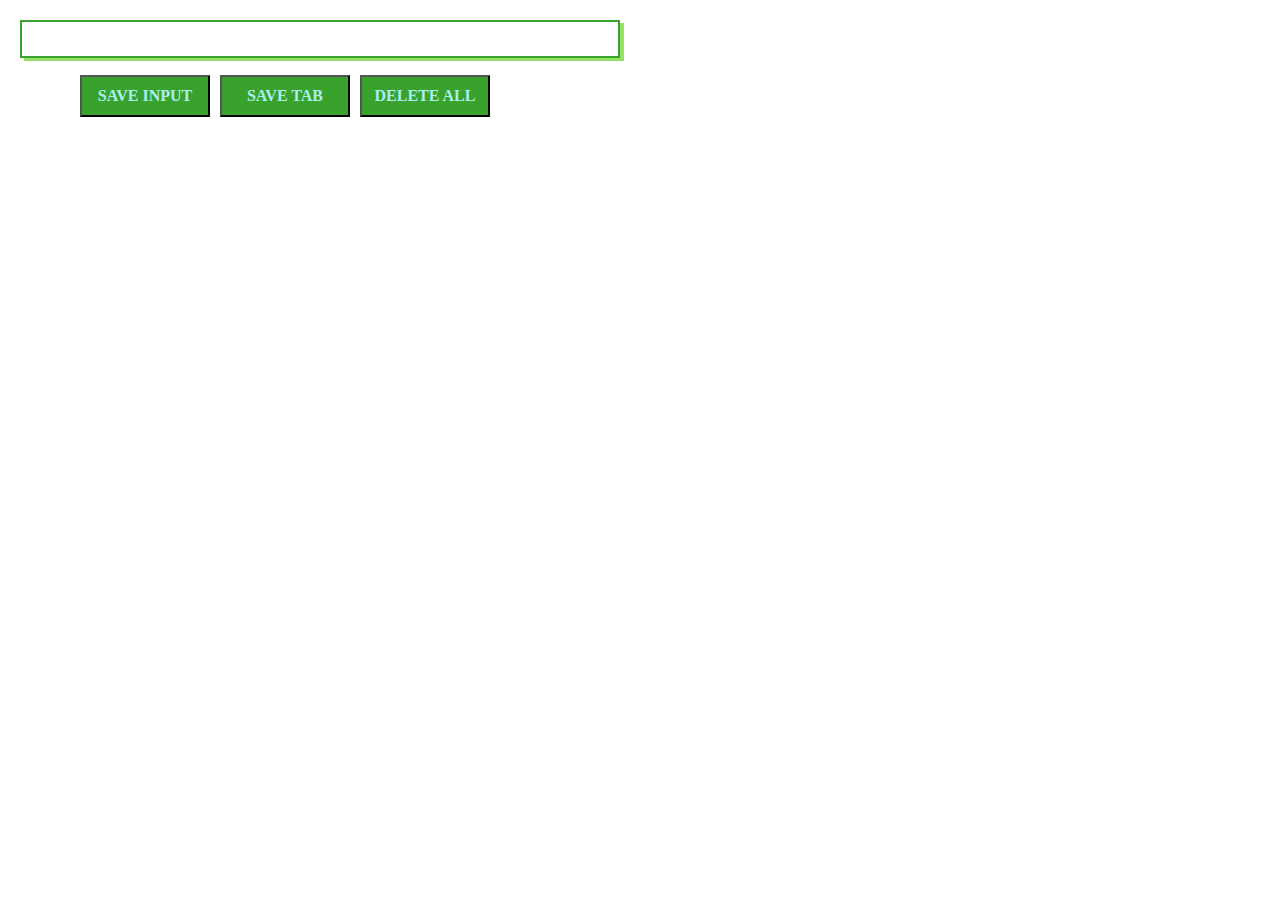
<file: Projects/Chrome Extension/index.html>
<!DOCTYPE html>
<html lang="en">

<head>
    <meta charset="UTF-8">
    <meta http-equiv="X-UA-Compatible" content="IE=edge">
    <meta name="viewport" content="width=device-width, initial-scale=1.0">
    <title>Link Saver</title>
    <link rel="stylesheet" href="index.css">

</head>

<body>

    <input type="text" id="input-el">
    <div class="flex">
        <button id="input-btn">Save input</button>
        <button id="tab-btn">Save tab</button>
        <button id="delete-btn">Delete All</button>
    </div>
    <div class="list">
        <ul id="ul-el"></ul>
    </div>
    <script src="index.js"></script>
</body>

</html>
</file>
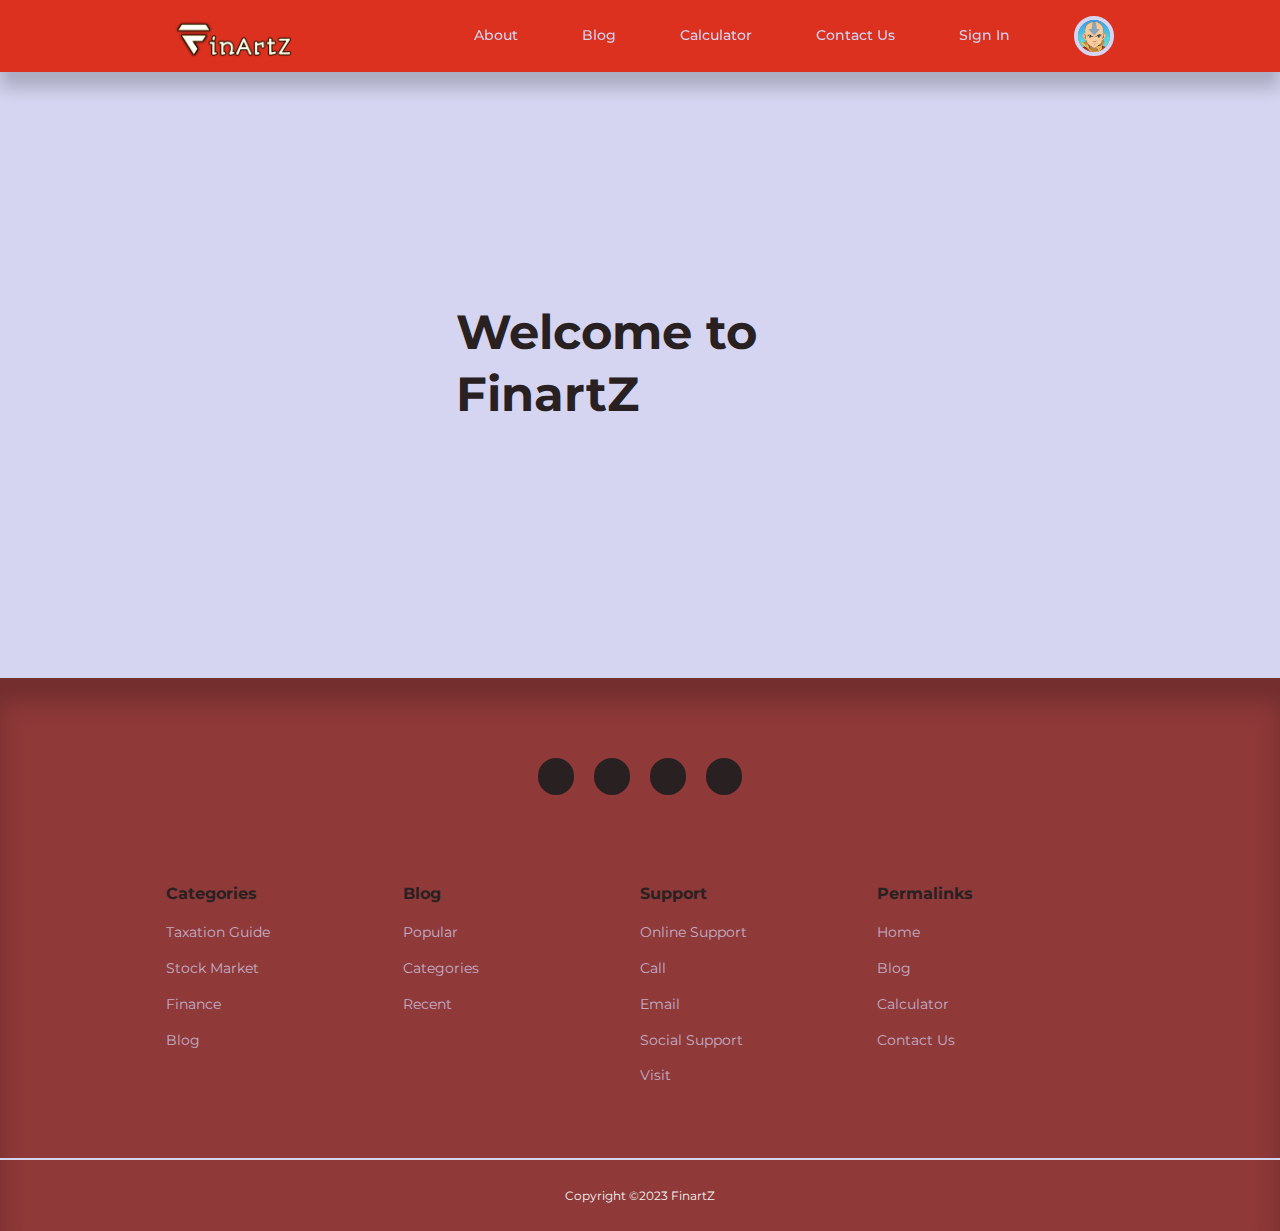
<file: Projects/FinartZ/index.html>
<!DOCTYPE html>
<html lang="en">

<head>
    <meta charset="UTF-8">
    <meta http-equiv="X-UA-Compatible" content="IE=edge">
    <meta name="viewport" content="width=device-width, initial-scale=1.0">
    <title>FinartZ</title>
    <meta name="description" content="Taxation Guides and Financial Updates">

    <!-- CUSTOM CSS -->
    <link rel="stylesheet" href="style.css">
    <!-- ICONS -->
    <link rel="stylesheet" href="https://unicons.iconscout.com/release/v4.0.0/css/line.css">
    <!-- FAVICON -->
    <link rel="shortcut icon" href="assets/Fevicon B.jpg" type="image/x-icon">
    <!-- GOOGLE FONTS -->
    <link href="https://fonts.googleapis.com/css2?family=Montserrat:wght@300;400;500;600;700;800&display=swap"
        rel="stylesheet">
</head>

<body>
    <nav>
        <div class="container nav_container">
            <a href="index.html" class="nav_logo"> <img src="assets/Logo B.png" alt="Finartz Logo"></a>
            <ul class="nav_items">
                <li><a href="index.html">About</a></li>
                <li><a href="blog.html">Blog</a></li>
                <li><a href="calculator.html">Calculator</a></li> <!--Replaced with calci-->
                <li><a href="contact.html">Contact Us</a></li>
                <li><a href="signin.html">Sign In</a></li>
                <li class="nav_profile"> <!--Photo if signed in-->
                    <div class="avatar">
                        <img src="assets/avatar-1.jpeg">
                    </div>
                    <ul>
                        <li><a href="dashboard.html">Dashboard</a></li>
                        <li><a href="logout.html">Logout</a></li>
                    </ul>
                </li>
            </ul>

            <button id="open_nav-btn"><i class="uil uil-bars"></i></button>
            <button id="close_nav-btn"><i class="uil uil-multiply"></i></button>
        </div>
    </nav>
    <!-- ========== END OF NAV ========== -->

    <section class="about empty_page">
        <div class="container about-container">
            <h1>Welcome to FinartZ</h1>
        </div>
    </section>

    <!-- ========== END OF ABOUT ========== -->

    <footer>
        <div class="footer_socials">
            <a href="https://youtube.com" target="_blank"><i class="uil uil-youtube"></i></i></a>
            <a href="https://facebook.com" target="_blank"><i class="uil uil-facebook"></i></i></a>
            <a href="https://instagram.com" target="_blank"><i class="uil uil-instagram"></i></i></a>
            <a href="https://twitter.com" target="_blank"><i class="uil uil-twitter"></i></i></a>
        </div>
        <div class="container footer_container">
            <article>
                <h4>Categories</h4>
                <ul>
                    <li><a href="category-post.html">Taxation Guide</a></li>
                    <li><a href="category-post.html">Stock Market</a></li>
                    <li><a href="category-post.html">Finance</a></li>
                    <li><a href="category-post.html">Blog</a></li>
                </ul>
            </article>

            <article>
                <h4>Blog</h4>
                <ul>
                    <li><a href="">Popular</a></li>
                    <li><a href="">Categories</a></li>
                    <li><a href="">Recent</a></li>
                </ul>
            </article>

            <article>
                <h4>Support</h4>
                <ul>
                    <li><a href="">Online Support</a></li>
                    <li><a href="">Call</a></li>
                    <li><a href="">Email</a></li>
                    <li><a href="">Social Support</a></li>
                    <li><a href="">Visit</a></li>
                </ul>
            </article>

            <article>
                <h4>Permalinks</h4>
                <ul>
                    <li><a href="">Home</a></li>
                    <li><a href="">Blog</a></li>
                    <li><a href="">Calculator</a></li>
                    <li><a href="">Contact Us</a></li>
                </ul>
            </article>
        </div>
        <div class="footer_copyright">
            <small>Copyright &copy;2023 FinartZ</small>
        </div>
    </footer>

    <!-- ========== END OF FOOTER ========== -->

    <!-- LINKING JS -->
    <script src="./main.js"></script>
</body>

</html>
</file>
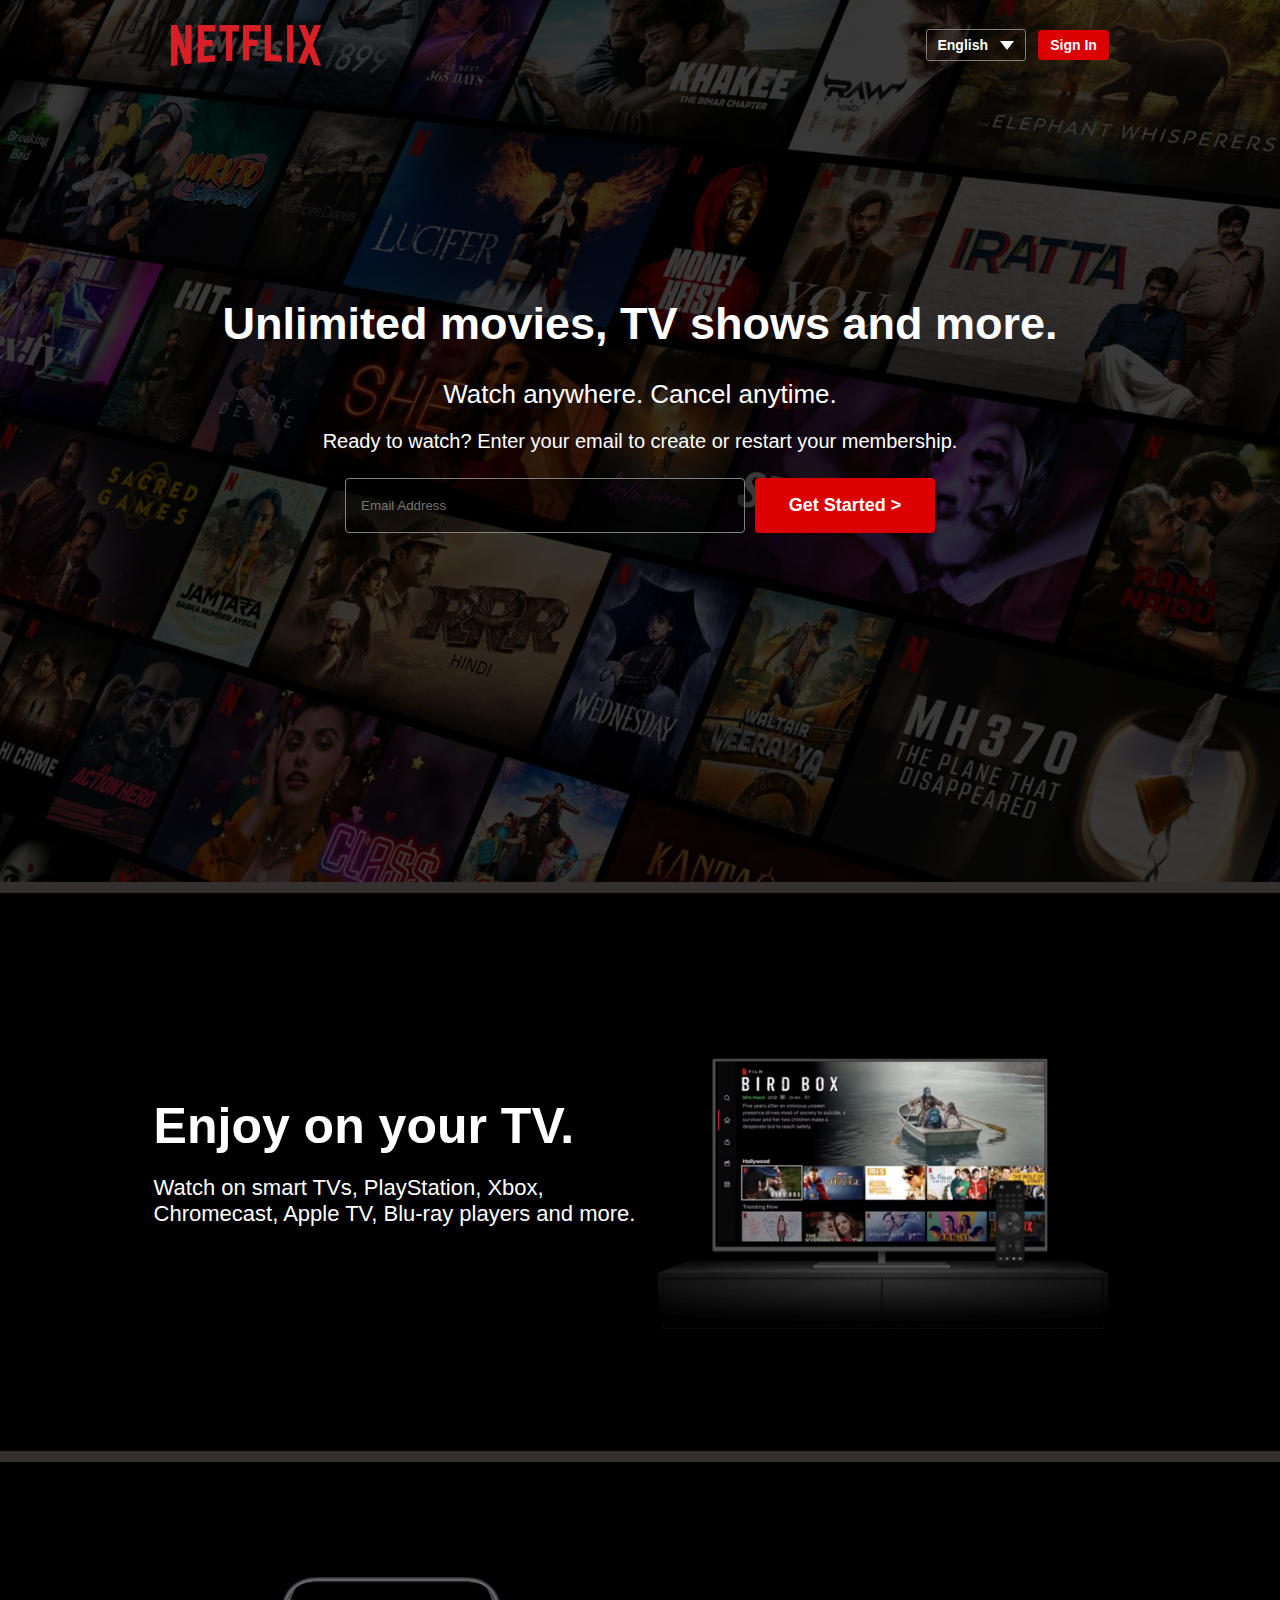
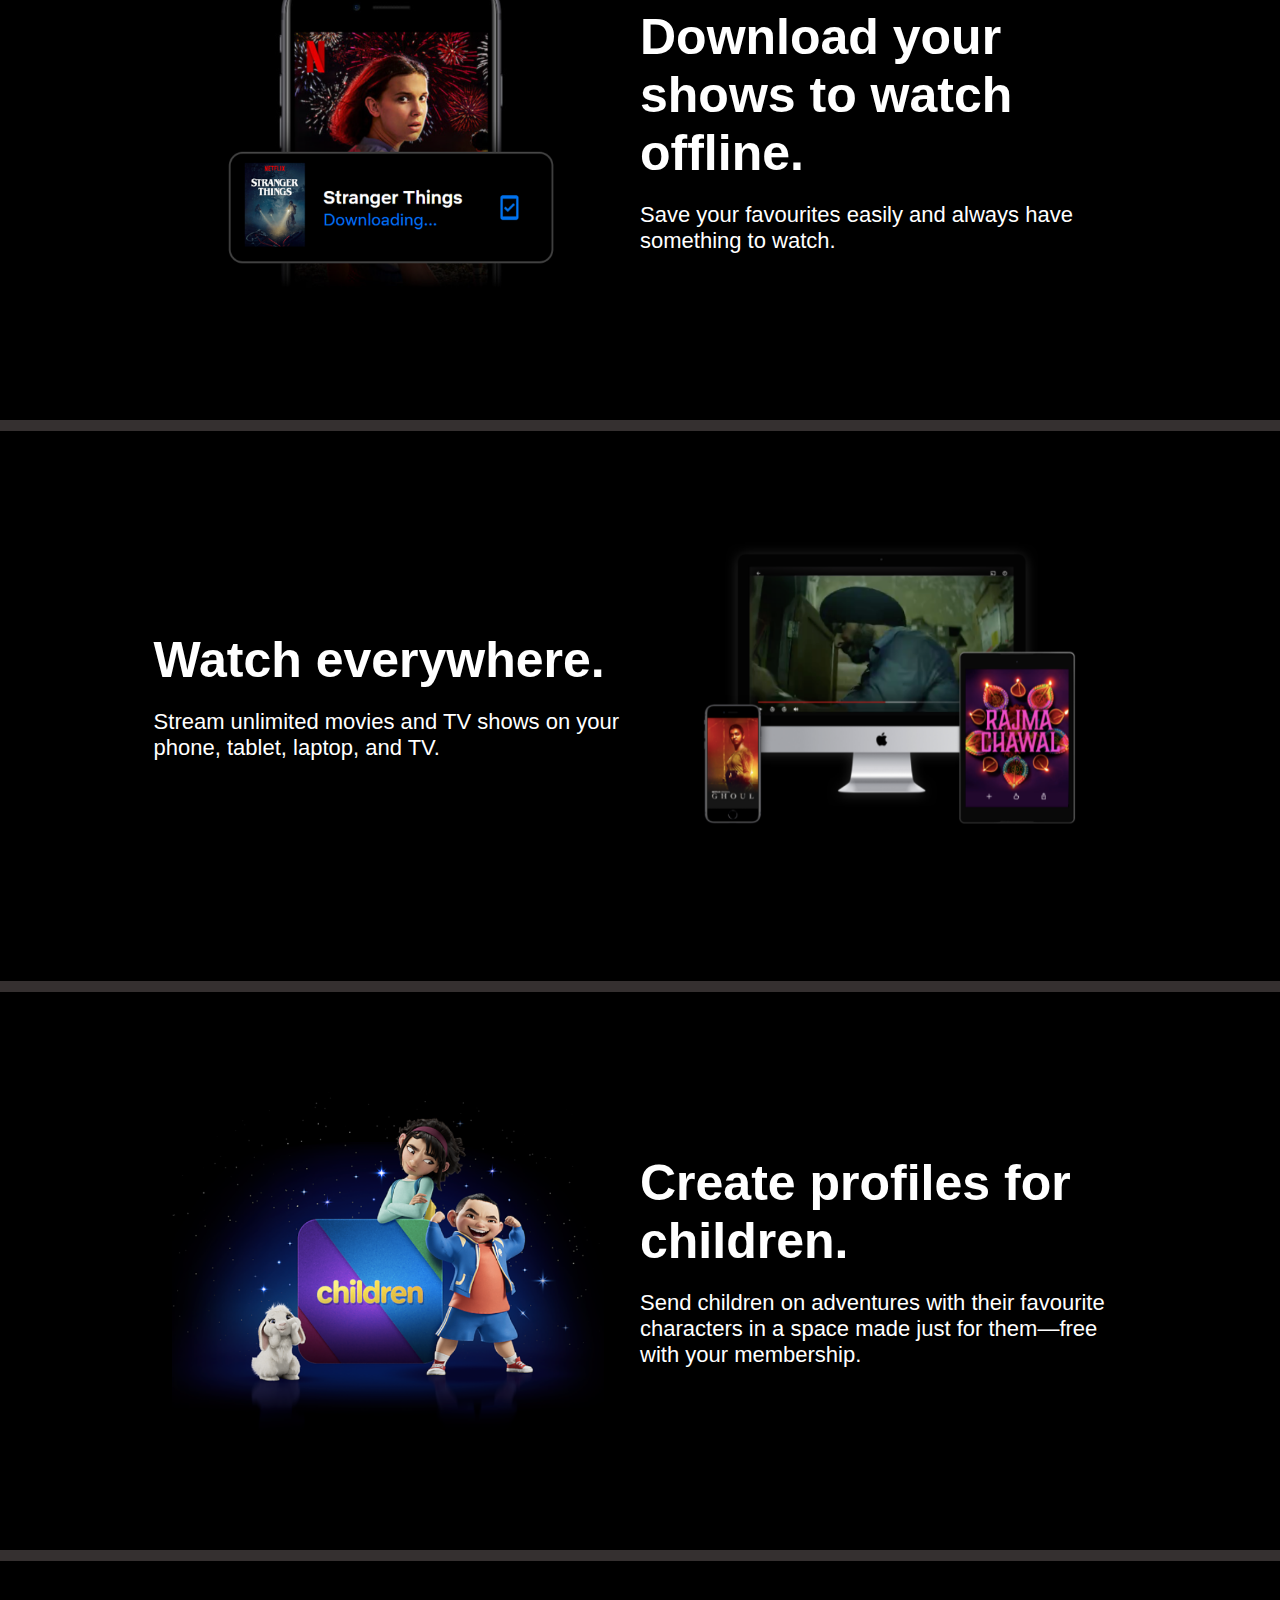
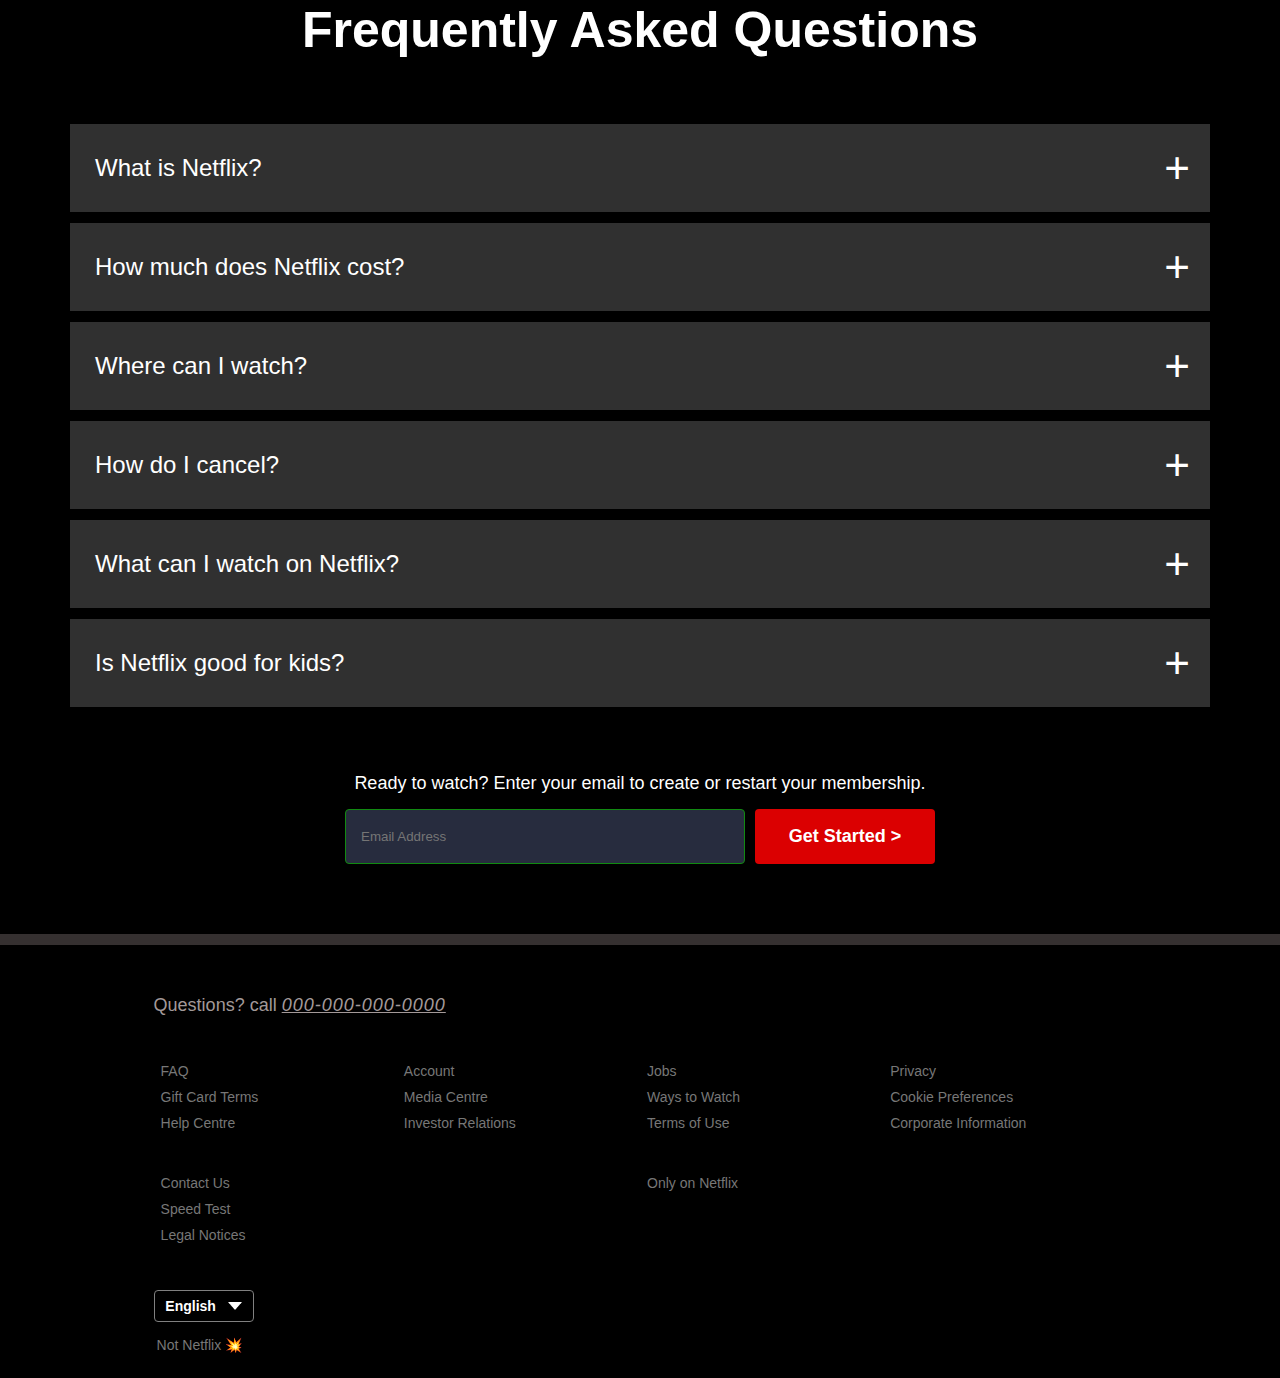
<file: Projects/Netflix Clone/index.html>
<!DOCTYPE html>
<html lang="en">

<head>
    <meta charset="UTF-8">
    <meta http-equiv="X-UA-Compatible" content="IE=edge">
    <meta name="viewport" content="width=device-width, initial-scale=1.0">
    <title>Netflix Clone</title>
    <link rel="stylesheet" href="style.css">
    <link rel="shortcut icon" href="/images/favicon.ico" type="image/x-icon">
</head>

<body>
    <!--Header-->
    <div class="header">
        <nav>
            <img src="images/logo.png" alt="Netflix Logo" class="logo">
            <div>
                <button class="lang-btn">English <img src="images/down-icon.png" alt=""> </button>
                <button>Sign In</button>
            </div>
        </nav>

        <div class="hcontent">
            <h1>Unlimited movies, TV shows and more.</h1>
            <h4>Watch anywhere. Cancel anytime.</h4>
            <p>Ready to watch? Enter your email to create or restart your membership.</p>
            <!--Email Get Started-->
            <form class="esignup">
                <input type="email" placeholder="Email Address" required>
                <button type="submit">Get Started ></button>
            </form>
        </div>
    </div>
    <div class="divider"></div>

    <!--Features-->
    <div class="features">
        <div class="row">
            <div class="text-cont">
                <h2>Enjoy on your TV.</h2>
                <p>Watch on smart TVs, PlayStation, Xbox, Chromecast, Apple TV, Blu-ray players and more.</p>
            </div>
            <div class="img-cont">
                <img src="images/feature-1.png" alt="Feature Image 1">
            </div>
        </div>
    </div>
    <div class="divider"></div>

    <div class="features">
        <div class="row res-rev">
            <div class="img-cont">
                <img src="images/feature-2.png" alt="Feature Image 1">
            </div>
            <div class="text-cont">
                <h2>Download your shows to watch offline.</h2>
                <p>Save your favourites easily and always have something to watch.</p>
            </div>
        </div>
    </div>
    <div class="divider"></div>

    <div class="features">
        <div class="row">
            <div class="text-cont">
                <h2>Watch everywhere.</h2>
                <p>Stream unlimited movies and TV shows on your phone, tablet, laptop, and TV.</p>
            </div>
            <div class="img-cont">
                <img src="images/feature-3.png" alt="Feature Image 1">
            </div>
        </div>
    </div>
    <div class="divider"></div>

    <div class="features">
        <div class="row res-rev">
            <div class="img-cont">
                <img src="images/feature-4.png" alt="Feature Image 1">
            </div>
            <div class="text-cont">
                <h2>Create profiles for children.</h2>
                <p>Send children on adventures with their favourite characters in a space made just for them—free with
                    your membership.</p>
            </div>
        </div>
    </div>
    <div class="divider"></div>

    <!-- FAQs -->
    <div class="faq" id="faq">
        <h2>Frequently Asked Questions</h2>
        <ul class="accordion">
            <li>
                <input type="checkbox" name="accordion" id="first">
                <label for="first">What is Netflix?</label>
                <div class="content">
                    <p>Netflix is a streaming service that offers a wide variety of award-winning TV shows, movies,
                        anime, documentaries and more – on thousands of internet-connected devices.

                        You can watch as much as you want, whenever you want, without a single ad – all for one low
                        monthly price. There's always something new to discover, and new TV shows and movies are added
                        every week!</p>
                </div>
            </li>
            <li>
                <input type="checkbox" name="accordion" id="second">
                <label for="second">How much does Netflix cost?</label>
                <div class="content">
                    <p>Watch Netflix on your smartphone, tablet, Smart TV, laptop, or streaming device, all for one
                        fixed monthly fee. Plans range from ₹ 149 to ₹ 649 a month. No extra costs, no contracts.</p>
                </div>
            </li>
            <li>
                <input type="checkbox" name="accordion" id="third">
                <label for="third">Where can I watch?</label>
                <div class="content">
                    <p>Watch anywhere, anytime. Sign in with your Netflix account to watch instantly on the web at
                        netflix.com from your personal computer or on any internet-connected device that offers the
                        Netflix app, including smart TVs, smartphones, tablets, streaming media players and game
                        consoles.

                        You can also download your favourite shows with the iOS, Android, or Windows 10 app. Use
                        downloads to watch while you're on the go and without an internet connection. Take Netflix with
                        you anywhere.</p>
                </div>
            </li>
            <li>
                <input type="checkbox" name="accordion" id="fourth">
                <label for="fourth">How do I cancel?</label>
                <div class="content">
                    <p>Netflix is flexible. There are no annoying contracts and no commitments. You can easily cancel
                        your account online in two clicks. There are no cancellation fees – start or stop your account
                        anytime.

                    </p>
                </div>
            </li>
            <li>
                <input type="checkbox" name="accordion" id="fifth">
                <label for="fifth">What can I watch on Netflix?</label>
                <div class="content">
                    <p>Netflix has an extensive library of feature films, documentaries, TV shows, anime, award-winning
                        Netflix originals, and more. Watch as much as you want, anytime you want.</p>
                </div>
            </li>
            <li>
                <input type="checkbox" name="accordion" id="sixth">
                <label for="sixth">Is Netflix good for kids?</label>
                <div class="content">
                    <p>The Netflix Kids experience is included in your membership to give parents control while kids
                        enjoy family-friendly TV shows and films in their own space.

                        Kids profiles come with PIN-protected parental controls that let you restrict the maturity
                        rating of content kids can watch and block specific titles you don’t want kids to see.</p>
                </div>
            </li>
        </ul>
        <p class="small">Ready to watch? Enter your email to create or restart your membership.</p>
        <form class="esignup">
            <input type="email" placeholder="Email Address" required>
            <button type="submit">Get Started ></button>
        </form>
    </div>
    <div class="divider"></div>

    <!-- FOOTER -->
    <div class="footer">
        <h3>Questions? call <span class="number">000-000-000-0000</span></h3>

        <div class="row">
            <div class="col">
                <a href="#faq">FAQ</a>
                <a href="#">Gift Card Terms</a>
                <a href="#">Help Centre</a>
            </div>
        
            <div class="col">
                <a href="#">Account</a>
                <a href="#">Media Centre</a>
                <a href="#">Investor Relations</a>
            </div>
       
            <div class="col">
                <a href="#">Jobs</a>
                <a href="#">Ways to Watch</a>
                <a href="#">Terms of Use</a>
            </div>
     
            <div class="col">
                <a href="#">Privacy</a>
                <a href="#">Cookie Preferences</a>
                <a href="#">Corporate Information</a>
            </div>
    
            <div class="col">
                <a href="#">Contact Us</a>
                <a href="#">Speed Test</a>
                <a href="#">Legal Notices</a>
            </div>
        
            <div class="col">
                <a href="#">Only on Netflix</a>
            </div>
        </div>
        <button class="lang-btn">English <img src="images/down-icon.png" alt=""> </button>
        <p class="copyright-txt">Not Netflix &#128165</p>
    </div>
</body>

</html>
</file>
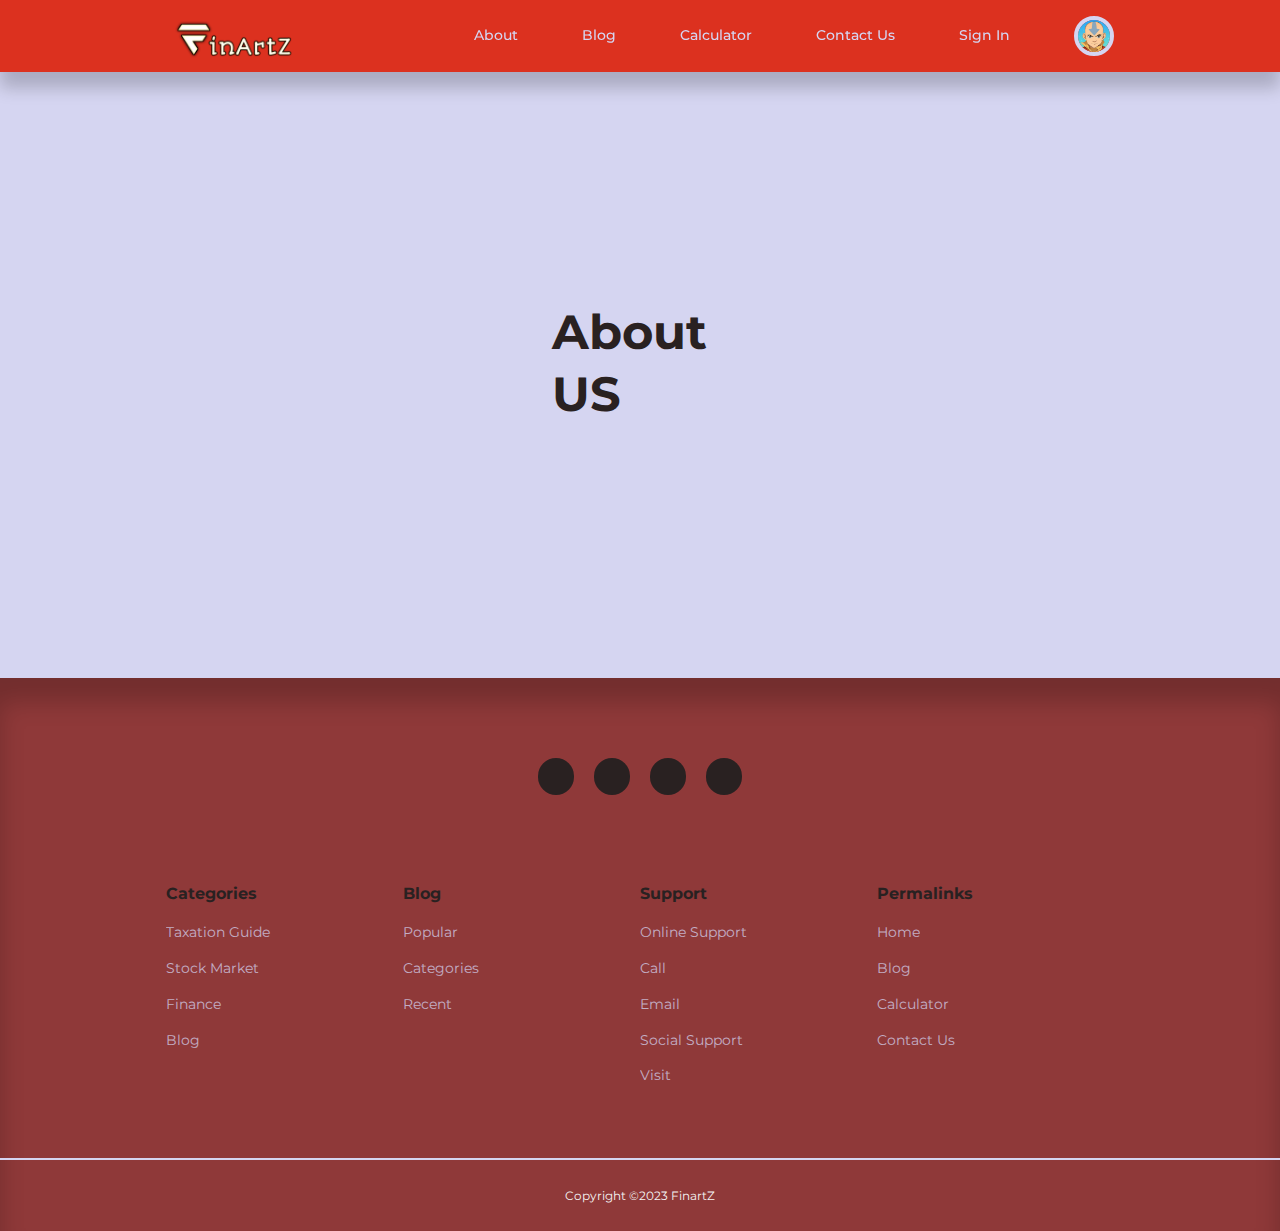
<file: Projects/FinartZ/about.html>
<!DOCTYPE html>
<html lang="en">

<head>
    <meta charset="UTF-8">
    <meta http-equiv="X-UA-Compatible" content="IE=edge">
    <meta name="viewport" content="width=device-width, initial-scale=1.0">
    <title>FinartZ</title>
    <meta name="description" content="Taxation Guides and Financial Updates">

    <!-- CUSTOM CSS -->
    <link rel="stylesheet" href="style.css">
    <!-- ICONS -->
    <link rel="stylesheet" href="https://unicons.iconscout.com/release/v4.0.0/css/line.css">
    <!-- FAVICON -->
    <link rel="shortcut icon" href="assets/Fevicon B.jpg" type="image/x-icon">
    <!-- GOOGLE FONTS -->
    <link href="https://fonts.googleapis.com/css2?family=Montserrat:wght@300;400;500;600;700;800&display=swap"
        rel="stylesheet">
</head>

<body>
    <nav>
        <div class="container nav_container">
            <a href="index.html" class="nav_logo"> <img src="assets/Logo B.png" alt="Finartz Logo"></a>
            <ul class="nav_items">
                <li><a href="about.html">About</a></li>
                <li><a href="blog.html">Blog</a></li>
                <li><a href="calculator.html">Calculator</a></li> <!--Replaced with calci-->
                <li><a href="contact.html">Contact Us</a></li>
                <li><a href="signin.html">Sign In</a></li>
                <li class="nav_profile"> <!--Photo if signed in-->
                    <div class="avatar">
                        <img src="assets/avatar-1.jpeg">
                    </div>
                    <ul>
                        <li><a href="dashboard.html">Dashboard</a></li>
                        <li><a href="logout.html">Logout</a></li>
                    </ul>
                </li>
            </ul>

            <button id="open_nav-btn"><i class="uil uil-bars"></i></button>
            <button id="close_nav-btn"><i class="uil uil-multiply"></i></button>
        </div>
    </nav>
    <!-- ========== END OF NAV ========== -->
    
    <section class="about empty_page">
        <div class="container about-container">
            <h1>About US</h1>
        </div>
    </section>
    
    <!-- ========== END OF ABOUT ========== -->

    <footer>
        <div class="footer_socials">
            <a href="https://youtube.com" target="_blank"><i class="uil uil-youtube"></i></i></a>
            <a href="https://facebook.com" target="_blank"><i class="uil uil-facebook"></i></i></a>
            <a href="https://instagram.com" target="_blank"><i class="uil uil-instagram"></i></i></a>
            <a href="https://twitter.com" target="_blank"><i class="uil uil-twitter"></i></i></a>
        </div>
        <div class="container footer_container">
            <article>
                <h4>Categories</h4>
                <ul>
                    <li><a href="category-post.html">Taxation Guide</a></li>
                    <li><a href="category-post.html">Stock Market</a></li>
                    <li><a href="category-post.html">Finance</a></li>
                    <li><a href="category-post.html">Blog</a></li>
                </ul>
            </article>

            <article>
                <h4>Blog</h4>
                <ul>
                    <li><a href="">Popular</a></li>
                    <li><a href="">Categories</a></li>
                    <li><a href="">Recent</a></li>
                </ul>
            </article>

            <article>
                <h4>Support</h4>
                <ul>
                    <li><a href="">Online Support</a></li>
                    <li><a href="">Call</a></li>
                    <li><a href="">Email</a></li>
                    <li><a href="">Social Support</a></li>
                    <li><a href="">Visit</a></li>
                </ul>
            </article>

            <article>
                <h4>Permalinks</h4>
                <ul>
                    <li><a href="">Home</a></li>
                    <li><a href="">Blog</a></li>
                    <li><a href="">Calculator</a></li>
                    <li><a href="">Contact Us</a></li>
                </ul>
            </article>
        </div>
        <div class="footer_copyright">
            <small>Copyright &copy;2023 FinartZ</small>
        </div>
    </footer>

    <!-- ========== END OF FOOTER ========== -->

    <!-- LINKING JS -->
    <script src="./main.js"></script>
</body>

</html>
</file>
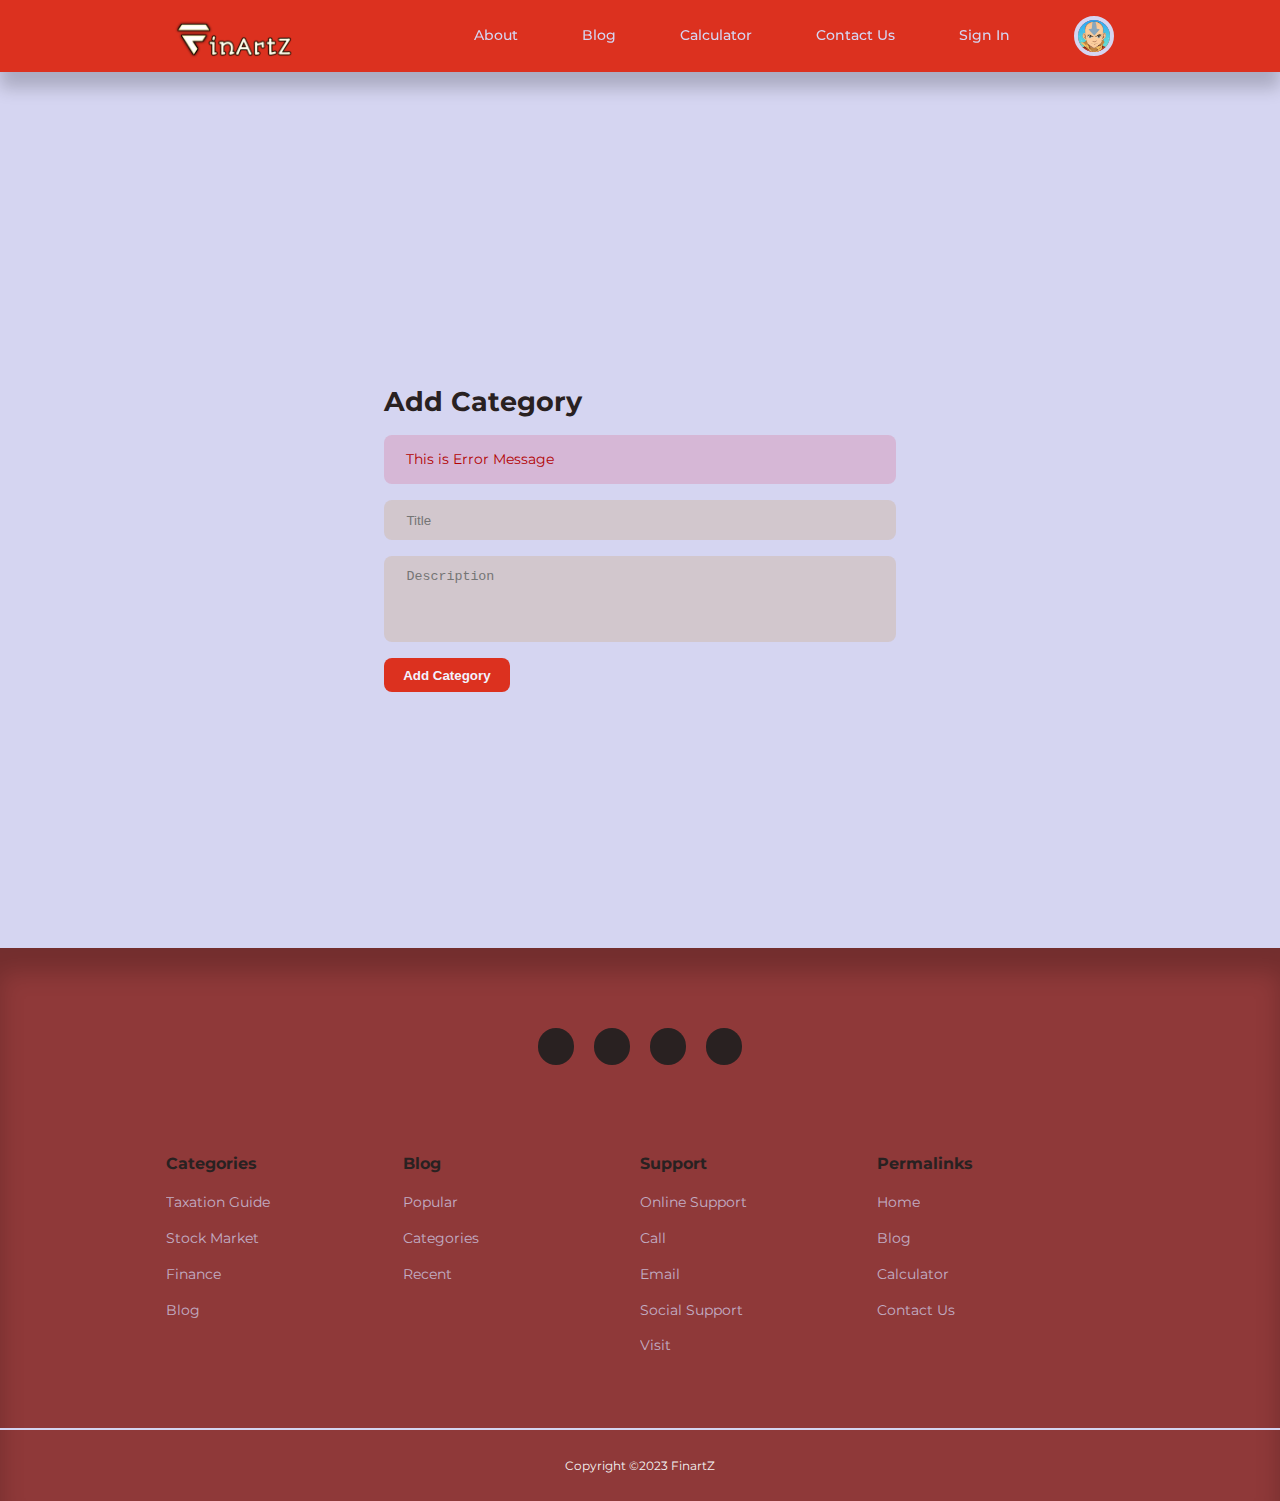
<file: Projects/FinartZ/add-category.html>
<!DOCTYPE html>
<html lang="en">

<head>
    <meta charset="UTF-8">
    <meta http-equiv="X-UA-Compatible" content="IE=edge">
    <meta name="viewport" content="width=device-width, initial-scale=1.0">
    <title>FinartZ</title>
    <meta name="description" content="Taxation Guides and Financial Updates">

    <!-- CUSTOM CSS -->
    <link rel="stylesheet" href="style.css">
    <!-- ICONS -->
    <link rel="stylesheet" href="https://unicons.iconscout.com/release/v4.0.0/css/line.css">
    <!-- FAVICON -->
    <link rel="shortcut icon" href="assets/Fevicon B.jpg" type="image/x-icon">
    <!-- GOOGLE FONTS -->
    <link href="https://fonts.googleapis.com/css2?family=Montserrat:wght@300;400;500;600;700;800&display=swap"
        rel="stylesheet">
</head>

<body>
    <nav>
        <div class="container nav_container">
            <a href="index.html" class="nav_logo"> <img src="assets/Logo B.png" alt="Finartz Logo"></a>
            <ul class="nav_items">
                <li><a href="index.html">About</a></li>
                <li><a href="blog.html">Blog</a></li>
                <li><a href="calculator.html">Calculator</a></li> <!--Replaced with calci-->
                <li><a href="contact.html">Contact Us</a></li>
                <li><a href="signin.html">Sign In</a></li>
                <li class="nav_profile"> <!--Photo if signed in-->
                    <div class="avatar">
                        <img src="assets/avatar-1.jpeg">
                    </div>
                    <ul>
                        <li><a href="dashboard.html">Dashboard</a></li>
                        <li><a href="logout.html">Logout</a></li>
                    </ul>
                </li>
            </ul>

            <button id="open_nav-btn"><i class="uil uil-bars"></i></button>
            <button id="close_nav-btn"><i class="uil uil-multiply"></i></button>
        </div>
    </nav>
    <!-- ========== END OF NAV ========== -->
    
    <section class="form_section">
        <div class="container form_section-container">
            <h2>Add Category</h2>
            <div class="alert_message error">
                <p>This is Error Message</p>
            </div>
            <form action="">
                <input type="text" placeholder="Title">
                <textarea rows="4" placeholder="Description"></textarea>
                <button type="submit" class="btn">Add Category</button>
            </form>
        </div>
    </section>
    
    <!-- ========== END OF SECTION ========== -->
    <footer>
        <div class="footer_socials">
            <a href="https://youtube.com" target="_blank"><i class="uil uil-youtube"></i></i></a>
            <a href="https://facebook.com" target="_blank"><i class="uil uil-facebook"></i></i></a>
            <a href="https://instagram.com" target="_blank"><i class="uil uil-instagram"></i></i></a>
            <a href="https://twitter.com" target="_blank"><i class="uil uil-twitter"></i></i></a>
        </div>
        <div class="container footer_container">
            <article>
                <h4>Categories</h4>
                <ul>
                    <li><a href="category-post.html">Taxation Guide</a></li>
                    <li><a href="category-post.html">Stock Market</a></li>
                    <li><a href="category-post.html">Finance</a></li>
                    <li><a href="category-post.html">Blog</a></li>
                </ul>
            </article>
            
            <article>
                <h4>Blog</h4>
                <ul>
                    <li><a href="">Popular</a></li>
                    <li><a href="">Categories</a></li>
                    <li><a href="">Recent</a></li>
                </ul>
            </article>

            <article>
                <h4>Support</h4>
                <ul>
                    <li><a href="">Online Support</a></li>
                    <li><a href="">Call</a></li>
                    <li><a href="">Email</a></li>
                    <li><a href="">Social Support</a></li>
                    <li><a href="">Visit</a></li>
                </ul>
            </article>
            
            <article>
                <h4>Permalinks</h4>
                <ul>
                    <li><a href="">Home</a></li>
                    <li><a href="">Blog</a></li>
                    <li><a href="">Calculator</a></li>
                    <li><a href="">Contact Us</a></li>
                </ul>
            </article>
        </div>
        <div class="footer_copyright">
            <small>Copyright &copy;2023 FinartZ</small>
        </div>
    </footer>

    <!-- ========== END OF FOOTER ========== -->

    <!-- LINKING JS -->
    <script src="./main.js"></script>
</body>

</html>
</file>
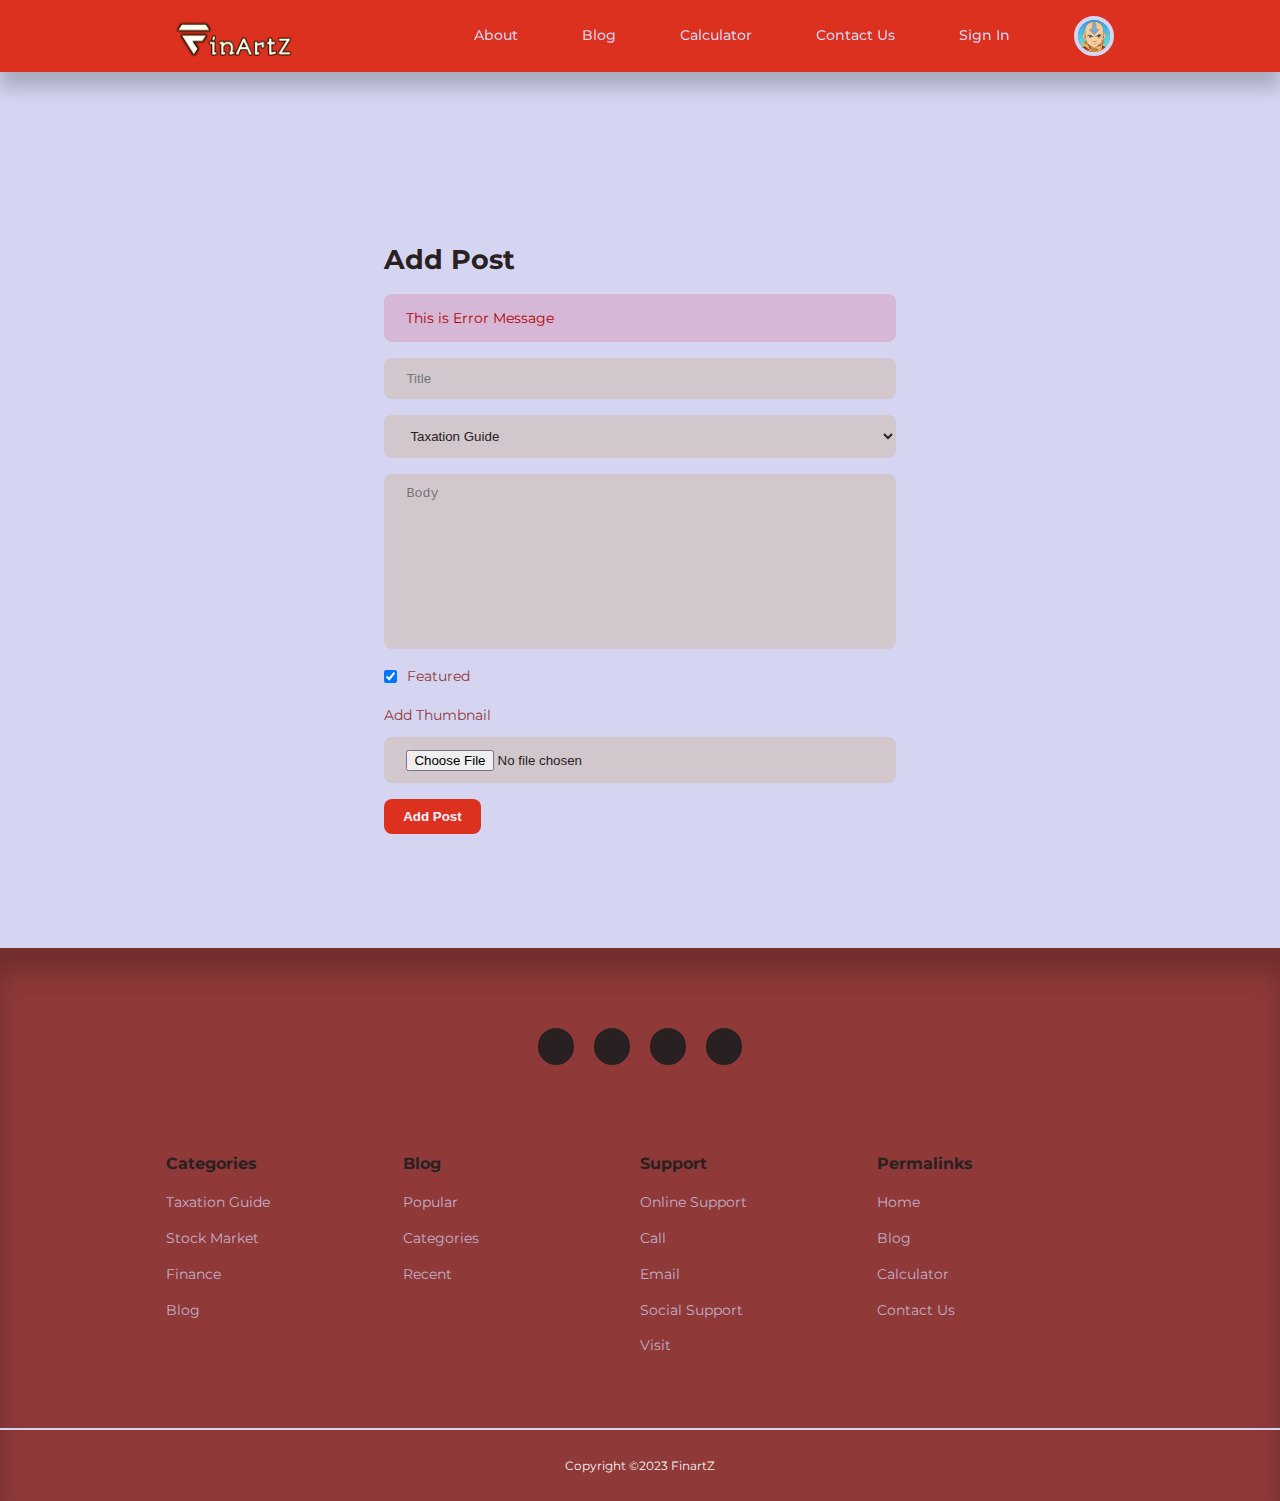
<file: Projects/FinartZ/add-post.html>
<!DOCTYPE html>
<html lang="en">

<head>
    <meta charset="UTF-8">
    <meta http-equiv="X-UA-Compatible" content="IE=edge">
    <meta name="viewport" content="width=device-width, initial-scale=1.0">
    <title>FinartZ</title>
    <meta name="description" content="Taxation Guides and Financial Updates">

    <!-- CUSTOM CSS -->
    <link rel="stylesheet" href="style.css">
    <!-- ICONS -->
    <link rel="stylesheet" href="https://unicons.iconscout.com/release/v4.0.0/css/line.css">
    <!-- FAVICON -->
    <link rel="shortcut icon" href="assets/Fevicon B.jpg" type="image/x-icon">
    <!-- GOOGLE FONTS -->
    <link href="https://fonts.googleapis.com/css2?family=Montserrat:wght@300;400;500;600;700;800&display=swap"
        rel="stylesheet">
</head>

<body>
    <nav>
        <div class="container nav_container">
            <a href="index.html" class="nav_logo"> <img src="assets/Logo B.png" alt="Finartz Logo"></a>
            <ul class="nav_items">
                <li><a href="index.html">About</a></li>
                <li><a href="blog.html">Blog</a></li>
                <li><a href="calculator.html">Calculator</a></li> <!--Replaced with calci-->
                <li><a href="contact.html">Contact Us</a></li>
                <li><a href="signin.html">Sign In</a></li>
                <li class="nav_profile"> <!--Photo if signed in-->
                    <div class="avatar">
                        <img src="assets/avatar-1.jpeg">
                    </div>
                    <ul>
                        <li><a href="dashboard.html">Dashboard</a></li>
                        <li><a href="logout.html">Logout</a></li>
                    </ul>
                </li>
            </ul>

            <button id="open_nav-btn"><i class="uil uil-bars"></i></button>
            <button id="close_nav-btn"><i class="uil uil-multiply"></i></button>
        </div>
    </nav>
    <!-- ========== END OF NAV ========== -->
    
    <section class="form_section">
        <div class="container form_section-container">
            <h2>Add Post</h2>
            <div class="alert_message error">
                <p>This is Error Message</p>
            </div>
            <form action="" enctype="multipart/form-data">
                <input type="text" placeholder="Title">
                <select>
                    <option value="1">Taxation Guide</option>
                    <option value="2">Stock Market</option>
                    <option value="3">Finance</option>
                    <option value="4">Blog</option>
                </select>
                <textarea rows="10" placeholder="Body"></textarea>
                <div class="form_control inline">
                    <input type="checkbox" checked id="is_featured">
                    <label for="is_featured" >Featured</label>
                </div>
                <div class="form_control">
                    <label for="thumbnail">Add Thumbnail</label>
                    <input type="file" id="thumbnail">
                </div>
                <button type="submit" class="btn">Add Post</button>
            </form>
        </div>
    </section>
    
    <!-- ========== END OF SECTION ========== -->
    <footer>
        <div class="footer_socials">
            <a href="https://youtube.com" target="_blank"><i class="uil uil-youtube"></i></i></a>
            <a href="https://facebook.com" target="_blank"><i class="uil uil-facebook"></i></i></a>
            <a href="https://instagram.com" target="_blank"><i class="uil uil-instagram"></i></i></a>
            <a href="https://twitter.com" target="_blank"><i class="uil uil-twitter"></i></i></a>
        </div>
        <div class="container footer_container">
            <article>
                <h4>Categories</h4>
                <ul>
                    <li><a href="category-post.html">Taxation Guide</a></li>
                    <li><a href="category-post.html">Stock Market</a></li>
                    <li><a href="category-post.html">Finance</a></li>
                    <li><a href="category-post.html">Blog</a></li>
                </ul>
            </article>
            
            <article>
                <h4>Blog</h4>
                <ul>
                    <li><a href="">Popular</a></li>
                    <li><a href="">Categories</a></li>
                    <li><a href="">Recent</a></li>
                </ul>
            </article>

            <article>
                <h4>Support</h4>
                <ul>
                    <li><a href="">Online Support</a></li>
                    <li><a href="">Call</a></li>
                    <li><a href="">Email</a></li>
                    <li><a href="">Social Support</a></li>
                    <li><a href="">Visit</a></li>
                </ul>
            </article>
            
            <article>
                <h4>Permalinks</h4>
                <ul>
                    <li><a href="">Home</a></li>
                    <li><a href="">Blog</a></li>
                    <li><a href="">Calculator</a></li>
                    <li><a href="">Contact Us</a></li>
                </ul>
            </article>
        </div>
        <div class="footer_copyright">
            <small>Copyright &copy;2023 FinartZ</small>
        </div>
    </footer>

    <!-- ========== END OF FOOTER ========== -->

    <!-- LINKING JS -->
    <script src="./main.js"></script>
</body>

</html>
</file>
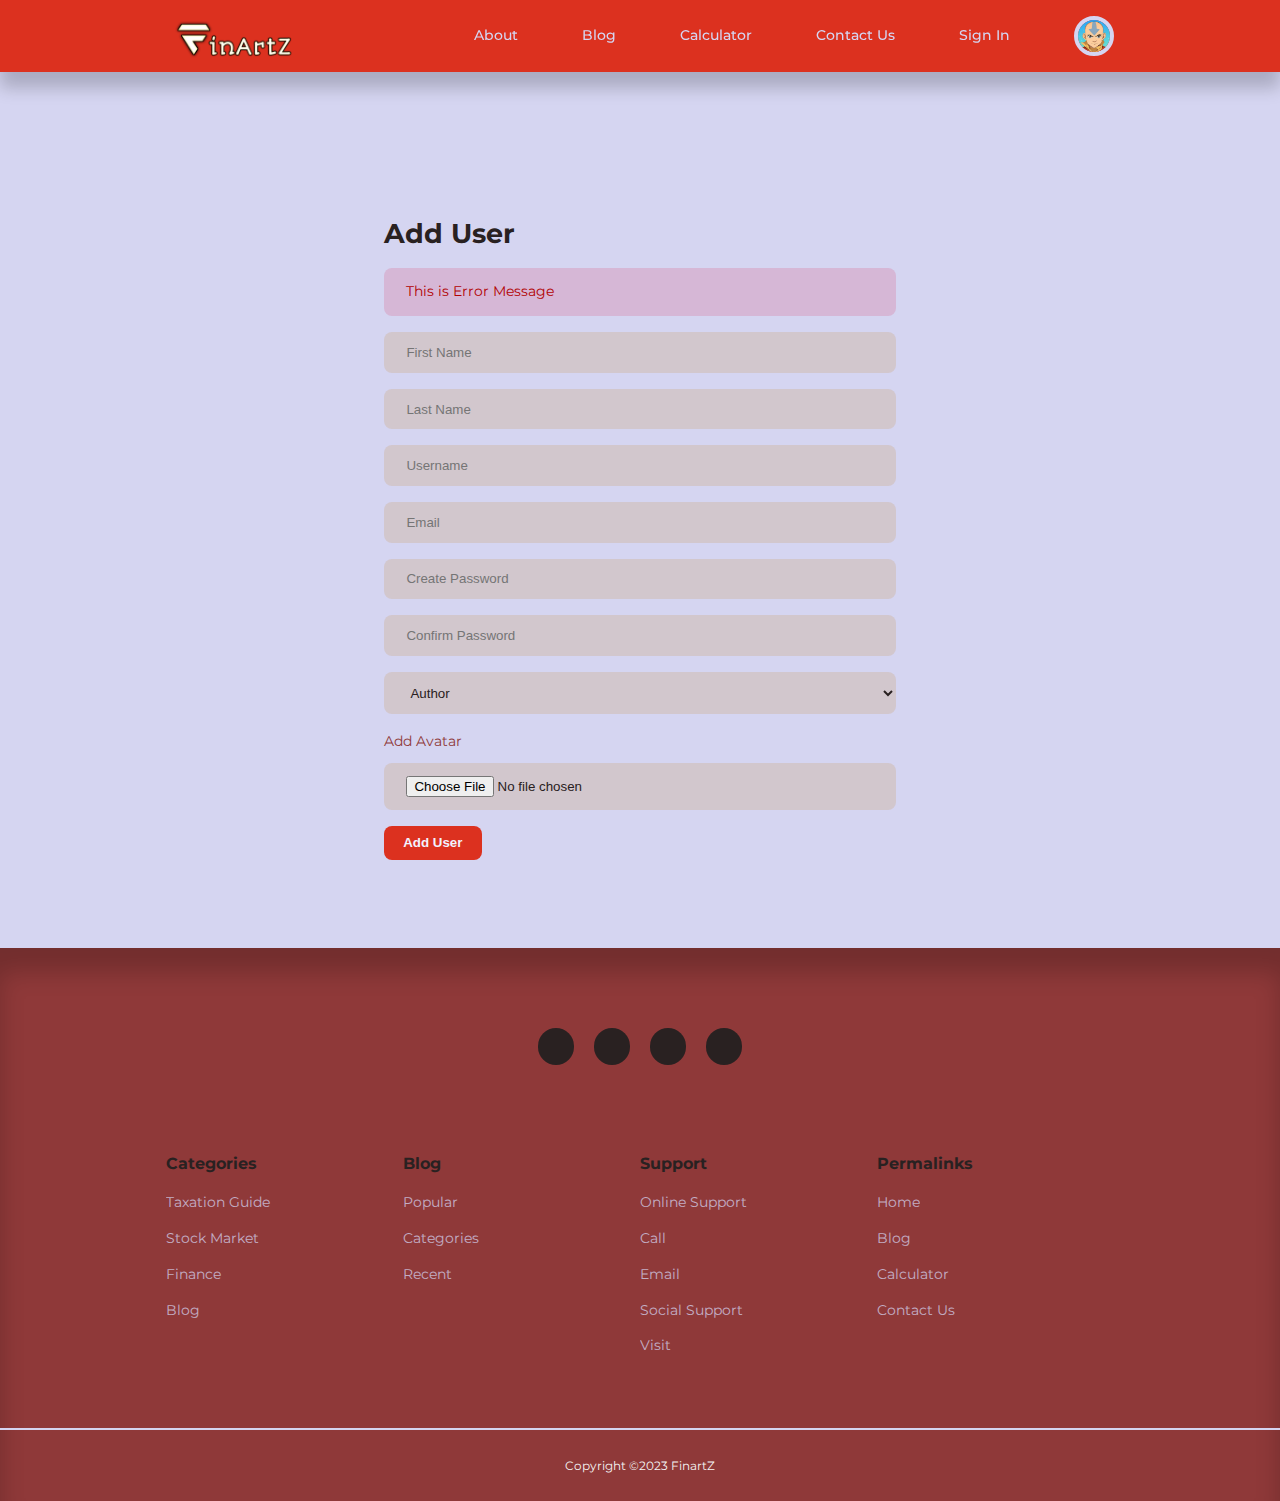
<file: Projects/FinartZ/add-user.html>
<!DOCTYPE html>
<html lang="en">

<head>
    <meta charset="UTF-8">
    <meta http-equiv="X-UA-Compatible" content="IE=edge">
    <meta name="viewport" content="width=device-width, initial-scale=1.0">
    <title>FinartZ</title>
    <meta name="description" content="Taxation Guides and Financial Updates">

    <!-- CUSTOM CSS -->
    <link rel="stylesheet" href="style.css">
    <!-- ICONS -->
    <link rel="stylesheet" href="https://unicons.iconscout.com/release/v4.0.0/css/line.css">
    <!-- FAVICON -->
    <link rel="shortcut icon" href="assets/Fevicon B.jpg" type="image/x-icon">
    <!-- GOOGLE FONTS -->
    <link href="https://fonts.googleapis.com/css2?family=Montserrat:wght@300;400;500;600;700;800&display=swap"
        rel="stylesheet">
</head>

<body>
    <nav>
        <div class="container nav_container">
            <a href="index.html" class="nav_logo"> <img src="assets/Logo B.png" alt="Finartz Logo"></a>
            <ul class="nav_items">
                <li><a href="index.html">About</a></li>
                <li><a href="blog.html">Blog</a></li>
                <li><a href="calculator.html">Calculator</a></li> <!--Replaced with calci-->
                <li><a href="contact.html">Contact Us</a></li>
                <li><a href="signin.html">Sign In</a></li>
                <li class="nav_profile"> <!--Photo if signed in-->
                    <div class="avatar">
                        <img src="assets/avatar-1.jpeg">
                    </div>
                    <ul>
                        <li><a href="dashboard.html">Dashboard</a></li>
                        <li><a href="logout.html">Logout</a></li>
                    </ul>
                </li>
            </ul>

            <button id="open_nav-btn"><i class="uil uil-bars"></i></button>
            <button id="close_nav-btn"><i class="uil uil-multiply"></i></button>
        </div>
    </nav>
    <!-- ========== END OF NAV ========== -->
    
    <section class="form_section">
        <div class="container form_section-container">
            <h2>Add User</h2>
            <div class="alert_message error">
                <p>This is Error Message</p>
            </div>
            <form action="" enctype="multipart/form-data">
                <input type="text" placeholder="First Name">
                <input type="text" placeholder="Last Name">
                <input type="text" placeholder="Username">
                <input type="email" placeholder="Email">
                <input type="password" placeholder="Create Password">
                <input type="password" placeholder="Confirm Password">
                <select>
                    <option value="1">Author</option>
                    <option value="2">ADMIN</option>
                </select>
                <div class="form_control">
                    <label for="avatar">Add Avatar</label>
                    <input type="file" id="avatar">
                </div>
                <button type="submit" class="btn">Add User</button>
            </form>
        </div>
    </section>
    
    <!-- ========== END OF SECTION ========== -->
    <footer>
        <div class="footer_socials">
            <a href="https://youtube.com" target="_blank"><i class="uil uil-youtube"></i></i></a>
            <a href="https://facebook.com" target="_blank"><i class="uil uil-facebook"></i></i></a>
            <a href="https://instagram.com" target="_blank"><i class="uil uil-instagram"></i></i></a>
            <a href="https://twitter.com" target="_blank"><i class="uil uil-twitter"></i></i></a>
        </div>
        <div class="container footer_container">
            <article>
                <h4>Categories</h4>
                <ul>
                    <li><a href="category-post.html">Taxation Guide</a></li>
                    <li><a href="category-post.html">Stock Market</a></li>
                    <li><a href="category-post.html">Finance</a></li>
                    <li><a href="category-post.html">Blog</a></li>
                </ul>
            </article>
            
            <article>
                <h4>Blog</h4>
                <ul>
                    <li><a href="">Popular</a></li>
                    <li><a href="">Categories</a></li>
                    <li><a href="">Recent</a></li>
                </ul>
            </article>

            <article>
                <h4>Support</h4>
                <ul>
                    <li><a href="">Online Support</a></li>
                    <li><a href="">Call</a></li>
                    <li><a href="">Email</a></li>
                    <li><a href="">Social Support</a></li>
                    <li><a href="">Visit</a></li>
                </ul>
            </article>
            
            <article>
                <h4>Permalinks</h4>
                <ul>
                    <li><a href="">Home</a></li>
                    <li><a href="">Blog</a></li>
                    <li><a href="">Calculator</a></li>
                    <li><a href="">Contact Us</a></li>
                </ul>
            </article>
        </div>
        <div class="footer_copyright">
            <small>Copyright &copy;2023 FinartZ</small>
        </div>
    </footer>

    <!-- ========== END OF FOOTER ========== -->

    <!-- LINKING JS -->
    <script src="./main.js"></script>
</body>

</html>
</file>
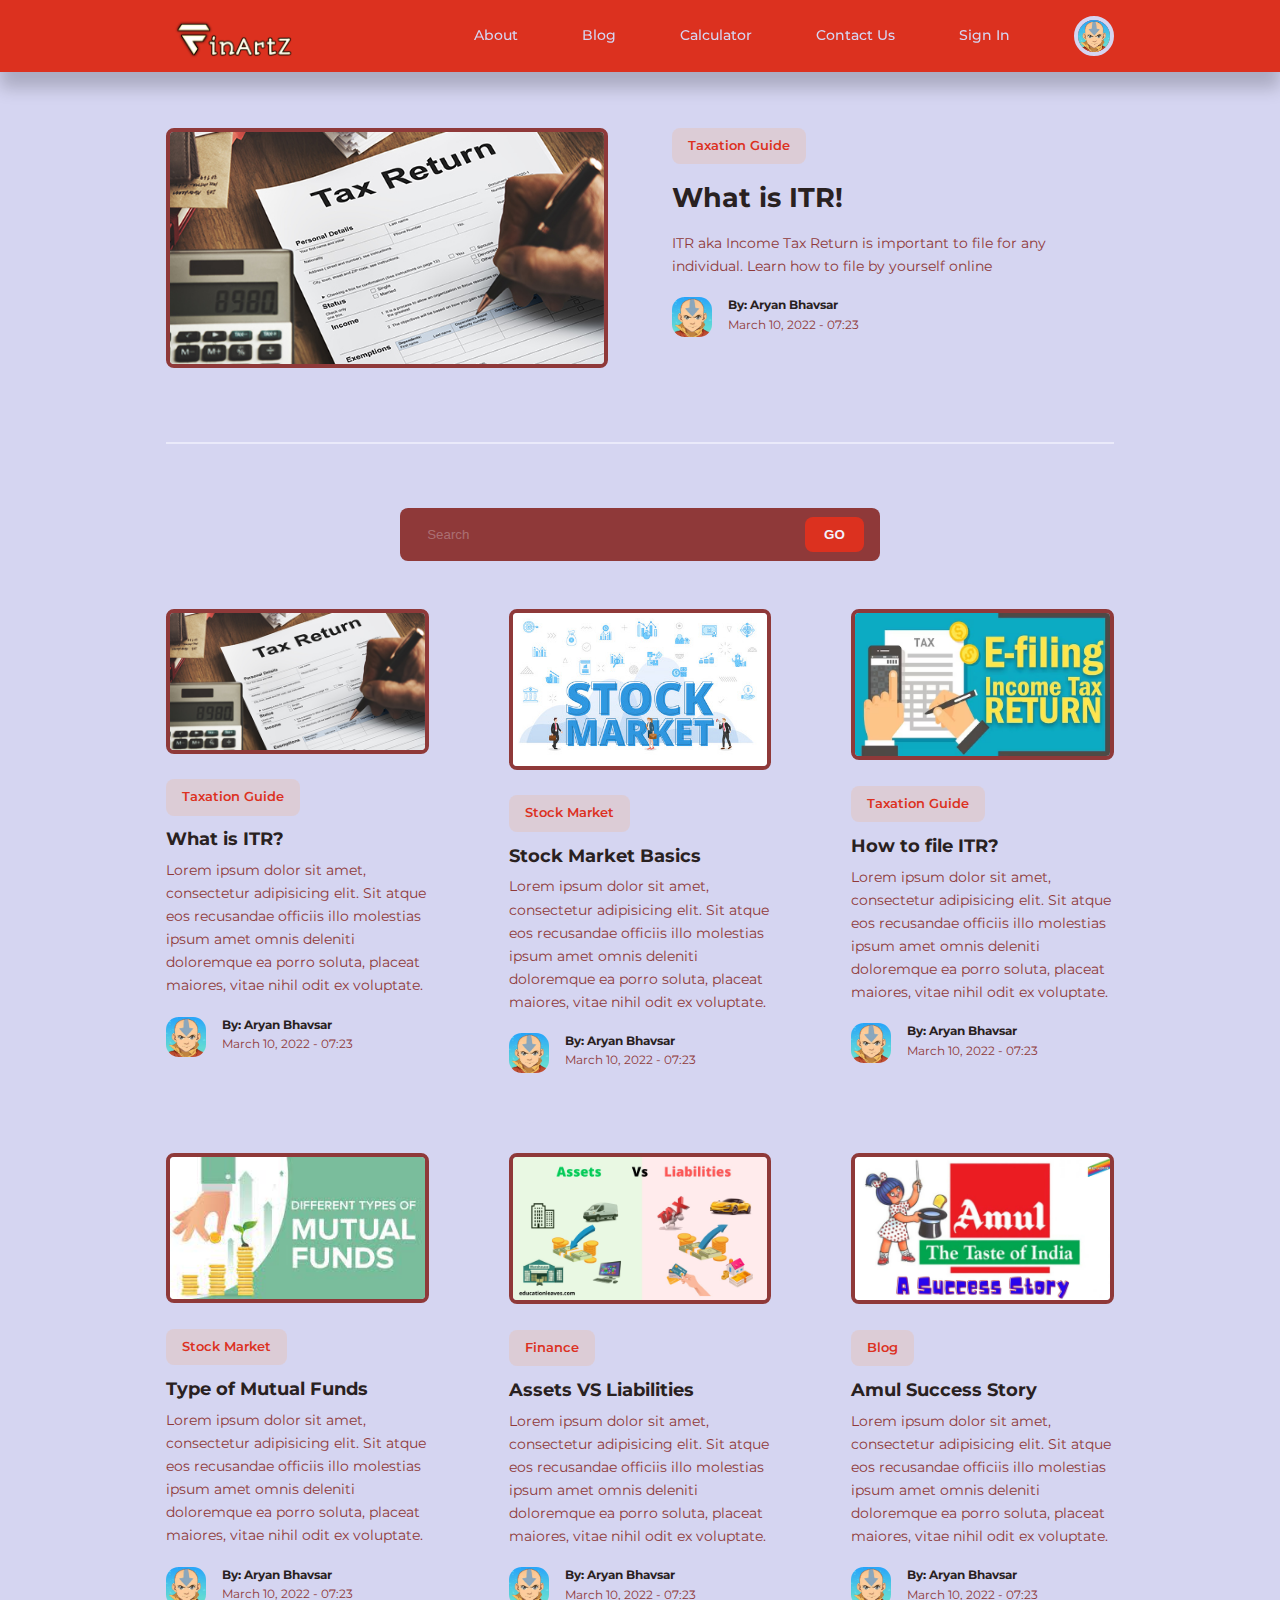
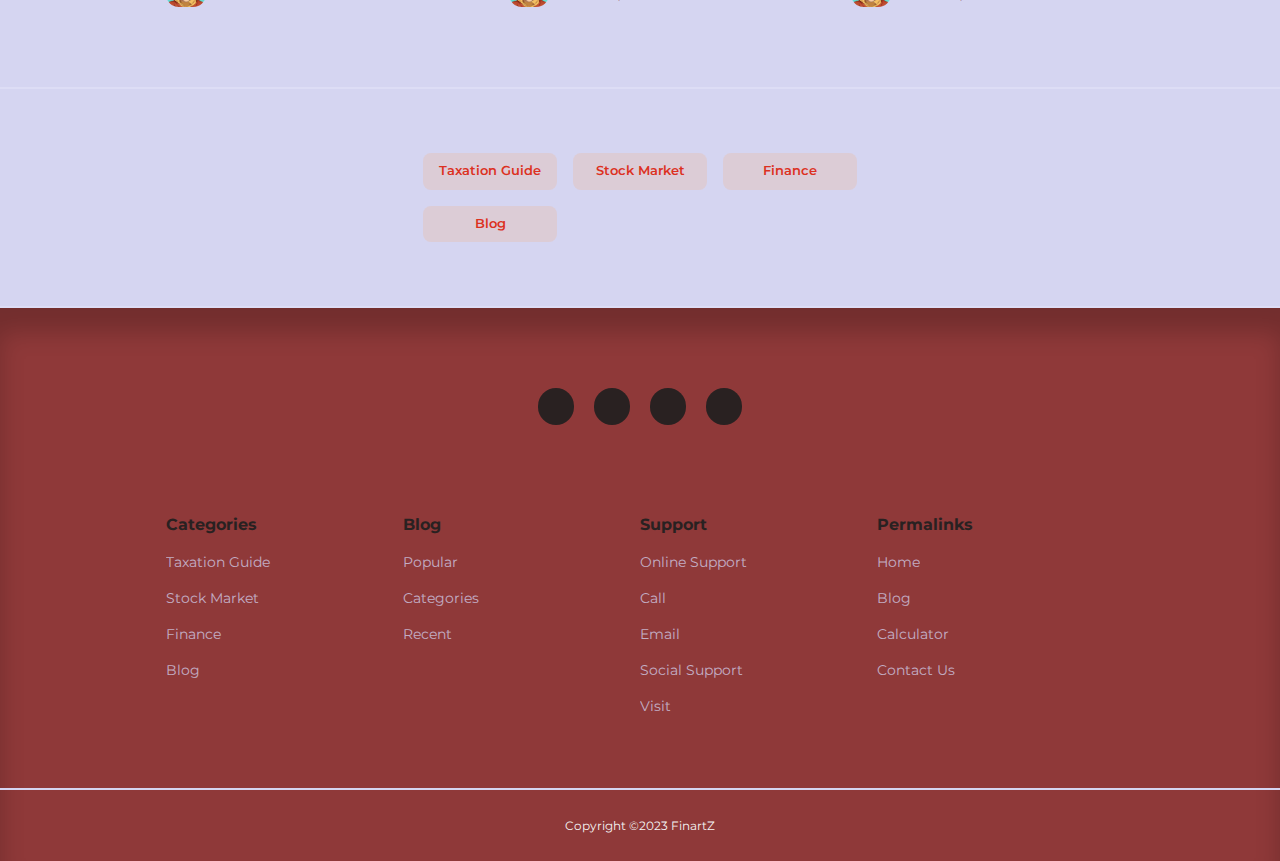
<file: Projects/FinartZ/blog.html>
<!DOCTYPE html>
<html lang="en">

<head>
    <meta charset="UTF-8">
    <meta http-equiv="X-UA-Compatible" content="IE=edge">
    <meta name="viewport" content="width=device-width, initial-scale=1.0">
    <title>FinartZ</title>
    <meta name="description" content="Taxation Guides and Financial Updates">

    <!-- CUSTOM CSS -->
    <link rel="stylesheet" href="style.css">
    <!-- ICONS -->
    <link rel="stylesheet" href="https://unicons.iconscout.com/release/v4.0.0/css/line.css">
    <!-- FAVICON -->
    <link rel="shortcut icon" href="assets/Fevicon B.jpg" type="image/x-icon">
    <!-- GOOGLE FONTS -->
    <link href="https://fonts.googleapis.com/css2?family=Montserrat:wght@300;400;500;600;700;800&display=swap"
        rel="stylesheet">
</head>

<body>
    <nav>
        <div class="container nav_container">
            <a href="index.html" class="nav_logo"> <img src="assets/Logo B.png" alt="Finartz Logo"></a>
            <ul class="nav_items">
                <li><a href="index.html">About</a></li>
                <li><a href="blog.html">Blog</a></li>
                <li><a href="calculator.html">Calculator</a></li> <!--Replaced with calci-->
                <li><a href="contact.html">Contact Us</a></li>
                <li><a href="signin.html">Sign In</a></li>
                <li class="nav_profile"> <!--Photo if signed in-->
                    <div class="avatar">
                        <img src="assets/avatar-1.jpeg">
                    </div>
                    <ul>
                        <li><a href="dashboard.html">Dashboard</a></li>
                        <li><a href="logout.html">Logout</a></li>
                    </ul>
                </li>
            </ul>

            <button id="open_nav-btn"><i class="uil uil-bars"></i></button>
            <button id="close_nav-btn"><i class="uil uil-multiply"></i></button>
        </div>
    </nav>
    <!-- ========== END OF NAV ========== -->

    <section class="featured">
        <div class="container featured_container">
            <div class="post_thumbnail">
                <img src="/Projects/FinartZ/assets/what-is-income-tax-return.jpg">
            </div>
            <div class="post_info">
                <a href="category-post.html" class="category_button">Taxation Guide</a>
                <h2 class="post_title"><a href="post.html">What is ITR!</a></h2>
                <p class="post_body">ITR aka Income Tax Return is important to file for any individual. Learn how to
                    file by yourself online
                </p>
                <div class="post_author">
                    <div class="post_author-avatar">
                        <img src="/Projects/FinartZ/assets/avatar-1.jpeg">
                    </div>
                    <div class="post_author-info">
                        <h5>By: Aryan Bhavsar</h5>
                        <small>March 10, 2022 - 07:23</small>
                    </div>
                </div>
            </div>
        </div>
    </section>

    <!-- ========== END OF FEATURED POST ========== -->

    <section class="search_bar">
        <form action="" class="container search_bar-container">
            <div>
                <i class="uil uil-search"></i>
                <input type="search" name="" placeholder="Search">
            </div>
            <button type="submit" class="btn">GO</button>
        </form>
    </section>

    <!-- ========== END OF SEARCH BAR ========== -->

    <section class="posts">
        <div class="container post_container">

            <article class="post">
                <div class="post_thumbnail">
                    <img src="/Projects/FinartZ/assets/what-is-income-tax-return.jpg" alt="">
                </div>
                <div class="post_info">
                    <a href="category-post.html" class="category_button">Taxation Guide</a>
                    <h3 class="post_title"><a href="post.html">What is ITR?</a></h3>
                    <p class="post_body">Lorem ipsum dolor sit amet, consectetur adipisicing elit. Sit atque eos
                        recusandae officiis illo molestias ipsum amet omnis deleniti doloremque ea porro soluta, placeat
                        maiores, vitae nihil odit ex voluptate.</p>
                    <div class="post_author">
                        <div class="post_author-avatar">
                            <img src="/Projects/FinartZ/assets/avatar-1.jpeg">
                        </div>
                        <div class="post_author-info">
                            <h5>By: Aryan Bhavsar</h5>
                            <small>March 10, 2022 - 07:23</small>
                        </div>
                    </div>
                </div>
            </article>

            <article class="post">
                <div class="post_thumbnail">
                    <img src="/Projects/FinartZ/assets/stock-basics.jpg" alt="">
                </div>
                <div class="post_info">
                    <a href="category-post.html" class="category_button">Stock Market</a>
                    <h3 class="post_title"><a href="post.html">Stock Market Basics</a></h3>
                    <p class="post_body">Lorem ipsum dolor sit amet, consectetur adipisicing elit. Sit atque eos
                        recusandae officiis illo molestias ipsum amet omnis deleniti doloremque ea porro soluta, placeat
                        maiores, vitae nihil odit ex voluptate.</p>
                    <div class="post_author">
                        <div class="post_author-avatar">
                            <img src="/Projects/FinartZ/assets/avatar-1.jpeg">
                        </div>
                        <div class="post_author-info">
                            <h5>By: Aryan Bhavsar</h5>
                            <small>March 10, 2022 - 07:23</small>
                        </div>
                    </div>
                </div>
            </article>

            <article class="post">
                <div class="post_thumbnail">
                    <img src="/Projects/FinartZ/assets/efiling.avif" alt="">
                </div>
                <div class="post_info">
                    <a href="category-post.html" class="category_button">Taxation Guide</a>
                    <h3 class="post_title"><a href="post.html">How to file ITR?</a></h3>
                    <p class="post_body">Lorem ipsum dolor sit amet, consectetur adipisicing elit. Sit atque eos
                        recusandae officiis illo molestias ipsum amet omnis deleniti doloremque ea porro soluta, placeat
                        maiores, vitae nihil odit ex voluptate.</p>
                    <div class="post_author">
                        <div class="post_author-avatar">
                            <img src="/Projects/FinartZ/assets/avatar-1.jpeg">
                        </div>
                        <div class="post_author-info">
                            <h5>By: Aryan Bhavsar</h5>
                            <small>March 10, 2022 - 07:23</small>
                        </div>
                    </div>
                </div>
            </article>

            <article class="post">
                <div class="post_thumbnail">
                    <img src="/Projects/FinartZ/assets/mutual-type.jpeg" alt="">
                </div>
                <div class="post_info">
                    <a href="category-post.html" class="category_button">Stock Market</a>
                    <h3 class="post_title"><a href="post.html">Type of Mutual Funds</a></h3>
                    <p class="post_body">Lorem ipsum dolor sit amet, consectetur adipisicing elit. Sit atque eos
                        recusandae officiis illo molestias ipsum amet omnis deleniti doloremque ea porro soluta, placeat
                        maiores, vitae nihil odit ex voluptate.</p>
                    <div class="post_author">
                        <div class="post_author-avatar">
                            <img src="/Projects/FinartZ/assets/avatar-1.jpeg">
                        </div>
                        <div class="post_author-info">
                            <h5>By: Aryan Bhavsar</h5>
                            <small>March 10, 2022 - 07:23</small>
                        </div>
                    </div>
                </div>
            </article>

            <article class="post">
                <div class="post_thumbnail">
                    <img src="/Projects/FinartZ/assets/asset vs liability.jpg" alt="">
                </div>
                <div class="post_info">
                    <a href="category-post.html" class="category_button">Finance</a>
                    <h3 class="post_title"><a href="post.html">Assets VS Liabilities</a></h3>
                    <p class="post_body">Lorem ipsum dolor sit amet, consectetur adipisicing elit. Sit atque eos
                        recusandae officiis illo molestias ipsum amet omnis deleniti doloremque ea porro soluta, placeat
                        maiores, vitae nihil odit ex voluptate.</p>
                    <div class="post_author">
                        <div class="post_author-avatar">
                            <img src="/Projects/FinartZ/assets/avatar-1.jpeg">
                        </div>
                        <div class="post_author-info">
                            <h5>By: Aryan Bhavsar</h5>
                            <small>March 10, 2022 - 07:23</small>
                        </div>
                    </div>
                </div>
            </article>

            <article class="post">
                <div class="post_thumbnail">
                    <img src="/Projects/FinartZ/assets/Amul-Success-Story.jpg" alt="">
                </div>
                <div class="post_info">
                    <a href="category-post.html" class="category_button">Blog</a>
                    <h3 class="post_title"><a href="post.html">Amul Success Story</a></h3>
                    <p class="post_body">Lorem ipsum dolor sit amet, consectetur adipisicing elit. Sit atque eos
                        recusandae officiis illo molestias ipsum amet omnis deleniti doloremque ea porro soluta, placeat
                        maiores, vitae nihil odit ex voluptate.</p>
                    <div class="post_author">
                        <div class="post_author-avatar">
                            <img src="/Projects/FinartZ/assets/avatar-1.jpeg">
                        </div>
                        <div class="post_author-info">
                            <h5>By: Aryan Bhavsar</h5>
                            <small>March 10, 2022 - 07:23</small>
                        </div>
                    </div>
                </div>
            </article>

        </div>
    </section>

    <!-- ========== END OF POSTS ========== -->

    <section class="category_buttons">
        <div class="container category_buttons-container">
            <a href="category-post.html" class="category_button">Taxation Guide</a>
            <a href="category-post.html" class="category_button">Stock Market</a>
            <a href="category-post.html" class="category_button">Finance</a>
            <a href="category-post.html" class="category_button">Blog</a>
        </div>
    </section>

    <!-- ========== END OF CATEGORY LISTS ========== -->

    <footer>
        <div class="footer_socials">
            <a href="https://youtube.com" target="_blank"><i class="uil uil-youtube"></i></i></a>
            <a href="https://facebook.com" target="_blank"><i class="uil uil-facebook"></i></i></a>
            <a href="https://instagram.com" target="_blank"><i class="uil uil-instagram"></i></i></a>
            <a href="https://twitter.com" target="_blank"><i class="uil uil-twitter"></i></i></a>
        </div>
        <div class="container footer_container">
            <article>
                <h4>Categories</h4>
                <ul>
                    <li><a href="category-post.html">Taxation Guide</a></li>
                    <li><a href="category-post.html">Stock Market</a></li>
                    <li><a href="category-post.html">Finance</a></li>
                    <li><a href="category-post.html">Blog</a></li>
                </ul>
            </article>

            <article>
                <h4>Blog</h4>
                <ul>
                    <li><a href="">Popular</a></li>
                    <li><a href="">Categories</a></li>
                    <li><a href="">Recent</a></li>
                </ul>
            </article>

            <article>
                <h4>Support</h4>
                <ul>
                    <li><a href="">Online Support</a></li>
                    <li><a href="">Call</a></li>
                    <li><a href="">Email</a></li>
                    <li><a href="">Social Support</a></li>
                    <li><a href="">Visit</a></li>
                </ul>
            </article>

            <article>
                <h4>Permalinks</h4>
                <ul>
                    <li><a href="">Home</a></li>
                    <li><a href="">Blog</a></li>
                    <li><a href="">Calculator</a></li>
                    <li><a href="">Contact Us</a></li>
                </ul>
            </article>
        </div>
        <div class="footer_copyright">
            <small>Copyright &copy;2023 FinartZ</small>
        </div>
    </footer>

    <!-- ========== END OF FOOTER ========== -->

    <!-- LINKING JS -->
    <script src="./main.js"></script>
</body>

</html>
</file>
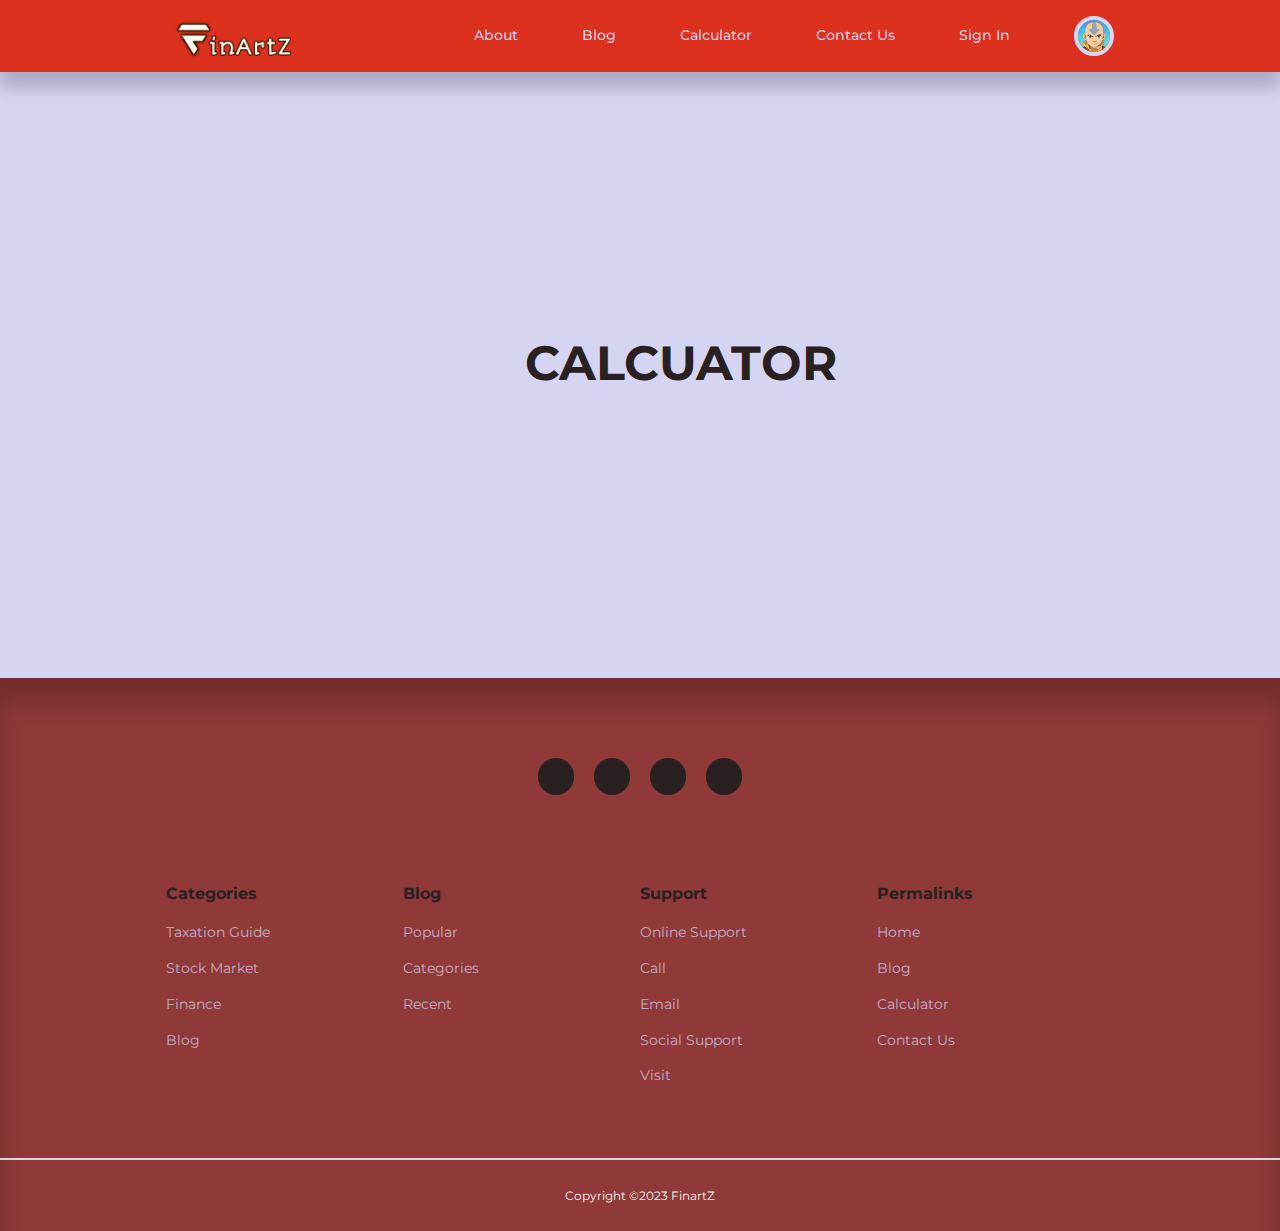
<file: Projects/FinartZ/calculator.html>
<!DOCTYPE html>
<html lang="en">

<head>
    <meta charset="UTF-8">
    <meta http-equiv="X-UA-Compatible" content="IE=edge">
    <meta name="viewport" content="width=device-width, initial-scale=1.0">
    <title>FinartZ</title>
    <meta name="description" content="Taxation Guides and Financial Updates">

    <!-- CUSTOM CSS -->
    <link rel="stylesheet" href="style.css">
    <!-- ICONS -->
    <link rel="stylesheet" href="https://unicons.iconscout.com/release/v4.0.0/css/line.css">
    <!-- FAVICON -->
    <link rel="shortcut icon" href="assets/Fevicon B.jpg" type="image/x-icon">
    <!-- GOOGLE FONTS -->
    <link href="https://fonts.googleapis.com/css2?family=Montserrat:wght@300;400;500;600;700;800&display=swap"
        rel="stylesheet">
</head>

<body>
    <nav>
        <div class="container nav_container">
            <a href="index.html" class="nav_logo"> <img src="assets/Logo B.png" alt="Finartz Logo"></a>
            <ul class="nav_items">
                <li><a href="index.html">About</a></li>
                <li><a href="blog.html">Blog</a></li>
                <li><a href="calculator.html">Calculator</a></li> <!--Replaced with calci-->
                <li><a href="contact.html">Contact Us</a></li>
                <li><a href="signin.html">Sign In</a></li>
                <li class="nav_profile"> <!--Photo if signed in-->
                    <div class="avatar">
                        <img src="assets/avatar-1.jpeg">
                    </div>
                    <ul>
                        <li><a href="dashboard.html">Dashboard</a></li>
                        <li><a href="logout.html">Logout</a></li>
                    </ul>
                </li>
            </ul>

            <button id="open_nav-btn"><i class="uil uil-bars"></i></button>
            <button id="close_nav-btn"><i class="uil uil-multiply"></i></button>
        </div>
    </nav>
    <!-- ========== END OF NAV ========== -->
    
    <section class="calculator empty_page">
        <div class="container calc-container">
            <h1>CALCUATOR</h1>
        </div>
    </section>
    
    <!-- ========== END OF CALCULATOR ========== -->

    <footer>
        <div class="footer_socials">
            <a href="https://youtube.com" target="_blank"><i class="uil uil-youtube"></i></i></a>
            <a href="https://facebook.com" target="_blank"><i class="uil uil-facebook"></i></i></a>
            <a href="https://instagram.com" target="_blank"><i class="uil uil-instagram"></i></i></a>
            <a href="https://twitter.com" target="_blank"><i class="uil uil-twitter"></i></i></a>
        </div>
        <div class="container footer_container">
            <article>
                <h4>Categories</h4>
                <ul>
                    <li><a href="category-post.html">Taxation Guide</a></li>
                    <li><a href="category-post.html">Stock Market</a></li>
                    <li><a href="category-post.html">Finance</a></li>
                    <li><a href="category-post.html">Blog</a></li>
                </ul>
            </article>

            <article>
                <h4>Blog</h4>
                <ul>
                    <li><a href="">Popular</a></li>
                    <li><a href="">Categories</a></li>
                    <li><a href="">Recent</a></li>
                </ul>
            </article>

            <article>
                <h4>Support</h4>
                <ul>
                    <li><a href="">Online Support</a></li>
                    <li><a href="">Call</a></li>
                    <li><a href="">Email</a></li>
                    <li><a href="">Social Support</a></li>
                    <li><a href="">Visit</a></li>
                </ul>
            </article>

            <article>
                <h4>Permalinks</h4>
                <ul>
                    <li><a href="">Home</a></li>
                    <li><a href="">Blog</a></li>
                    <li><a href="">Calculator</a></li>
                    <li><a href="">Contact Us</a></li>
                </ul>
            </article>
        </div>
        <div class="footer_copyright">
            <small>Copyright &copy;2023 FinartZ</small>
        </div>
    </footer>

    <!-- ========== END OF FOOTER ========== -->

    <!-- LINKING JS -->
    <script src="./main.js"></script>
</body>

</html>
</file>
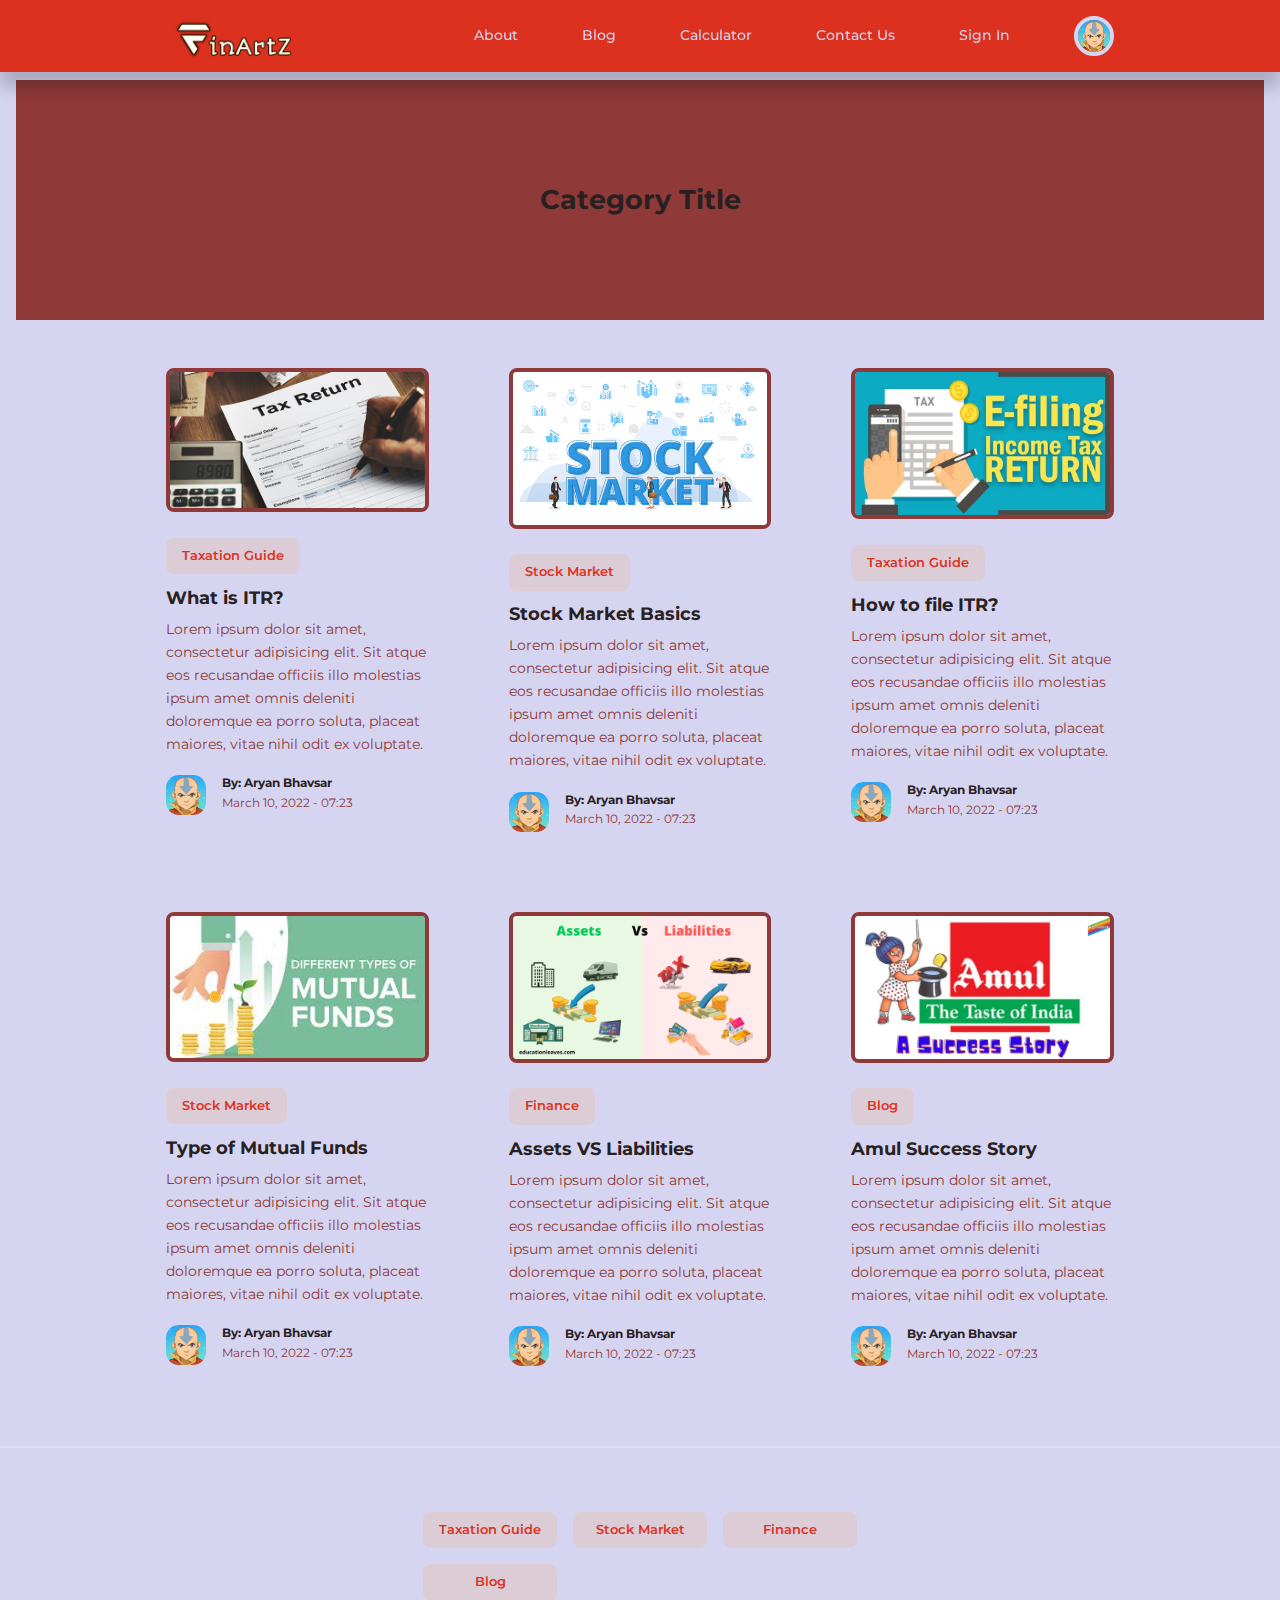
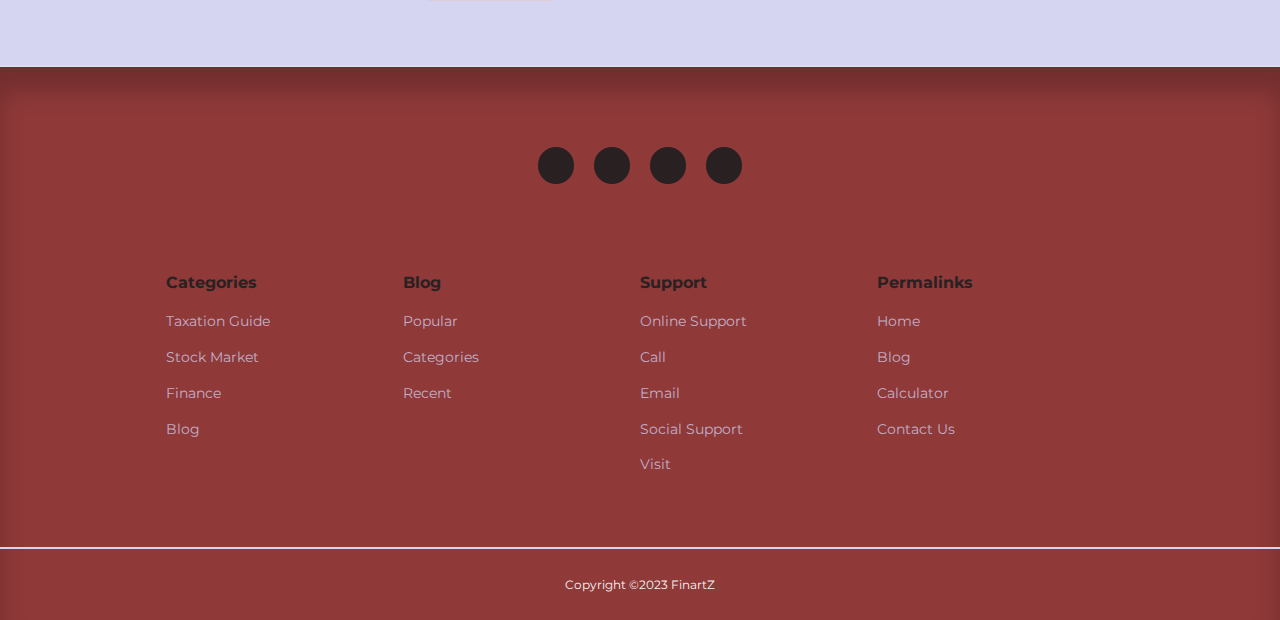
<file: Projects/FinartZ/category-post.html>
<!DOCTYPE html>
<html lang="en">

<head>
    <meta charset="UTF-8">
    <meta http-equiv="X-UA-Compatible" content="IE=edge">
    <meta name="viewport" content="width=device-width, initial-scale=1.0">
    <title>FinartZ</title>
    <meta name="description" content="Taxation Guides and Financial Updates">

    <!-- CUSTOM CSS -->
    <link rel="stylesheet" href="style.css">
    <!-- ICONS -->
    <link rel="stylesheet" href="https://unicons.iconscout.com/release/v4.0.0/css/line.css">
    <!-- FAVICON -->
    <link rel="shortcut icon" href="assets/Fevicon B.jpg" type="image/x-icon">
    <!-- GOOGLE FONTS -->
    <link href="https://fonts.googleapis.com/css2?family=Montserrat:wght@300;400;500;600;700;800&display=swap"
        rel="stylesheet">
</head>

<body>
    <nav>
        <div class="container nav_container">
            <a href="index.html" class="nav_logo"> <img src="assets/Logo B.png" alt="Finartz Logo"></a>
            <ul class="nav_items">
                <li><a href="index.html">About</a></li>
                <li><a href="blog.html">Blog</a></li>
                <li><a href="calculator.html">Calculator</a></li> <!--Replaced with calci-->
                <li><a href="contact.html">Contact Us</a></li>
                <li><a href="signin.html">Sign In</a></li>
                <li class="nav_profile"> <!--Photo if signed in-->
                    <div class="avatar">
                        <img src="assets/avatar-1.jpeg">
                    </div>
                    <ul>
                        <li><a href="dashboard.html">Dashboard</a></li>
                        <li><a href="logout.html">Logout</a></li>
                    </ul>
                </li>
            </ul>

            <button id="open_nav-btn"><i class="uil uil-bars"></i></button>
            <button id="close_nav-btn"><i class="uil uil-multiply"></i></button>
        </div>
    </nav>
    <!-- ========== END OF NAV ========== -->

    <header class="category_title">
        <h2>Category Title</h2>
    </header>

    <!-- ========== END OF Headertitle ========== -->
    <section class="posts">
        <div class="container post_container">

            <article class="post">
                <div class="post_thumbnail">
                    <img src="/Projects/FinartZ/assets/what-is-income-tax-return.jpg" alt="">
                </div>
                <div class="post_info">
                    <a href="category-post.html" class="category_button">Taxation Guide</a>
                    <h3 class="post_title"><a href="post.html">What is ITR?</a></h3>
                    <p class="post_body">Lorem ipsum dolor sit amet, consectetur adipisicing elit. Sit atque eos
                        recusandae officiis illo molestias ipsum amet omnis deleniti doloremque ea porro soluta, placeat
                        maiores, vitae nihil odit ex voluptate.</p>
                    <div class="post_author">
                        <div class="post_author-avatar">
                            <img src="/Projects/FinartZ/assets/avatar-1.jpeg">
                        </div>
                        <div class="post_author-info">
                            <h5>By: Aryan Bhavsar</h5>
                            <small>March 10, 2022 - 07:23</small>
                        </div>
                    </div>
                </div>
            </article>

            <article class="post">
                <div class="post_thumbnail">
                    <img src="/Projects/FinartZ/assets/stock-basics.jpg" alt="">
                </div>
                <div class="post_info">
                    <a href="category-post.html" class="category_button">Stock Market</a>
                    <h3 class="post_title"><a href="post.html">Stock Market Basics</a></h3>
                    <p class="post_body">Lorem ipsum dolor sit amet, consectetur adipisicing elit. Sit atque eos
                        recusandae officiis illo molestias ipsum amet omnis deleniti doloremque ea porro soluta, placeat
                        maiores, vitae nihil odit ex voluptate.</p>
                    <div class="post_author">
                        <div class="post_author-avatar">
                            <img src="/Projects/FinartZ/assets/avatar-1.jpeg">
                        </div>
                        <div class="post_author-info">
                            <h5>By: Aryan Bhavsar</h5>
                            <small>March 10, 2022 - 07:23</small>
                        </div>
                    </div>
                </div>
            </article>

            <article class="post">
                <div class="post_thumbnail">
                    <img src="/Projects/FinartZ/assets/efiling.avif" alt="">
                </div>
                <div class="post_info">
                    <a href="category-post.html" class="category_button">Taxation Guide</a>
                    <h3 class="post_title"><a href="post.html">How to file ITR?</a></h3>
                    <p class="post_body">Lorem ipsum dolor sit amet, consectetur adipisicing elit. Sit atque eos
                        recusandae officiis illo molestias ipsum amet omnis deleniti doloremque ea porro soluta, placeat
                        maiores, vitae nihil odit ex voluptate.</p>
                    <div class="post_author">
                        <div class="post_author-avatar">
                            <img src="/Projects/FinartZ/assets/avatar-1.jpeg">
                        </div>
                        <div class="post_author-info">
                            <h5>By: Aryan Bhavsar</h5>
                            <small>March 10, 2022 - 07:23</small>
                        </div>
                    </div>
                </div>
            </article>

            <article class="post">
                <div class="post_thumbnail">
                    <img src="/Projects/FinartZ/assets/mutual-type.jpeg" alt="">
                </div>
                <div class="post_info">
                    <a href="category-post.html" class="category_button">Stock Market</a>
                    <h3 class="post_title"><a href="post.html">Type of Mutual Funds</a></h3>
                    <p class="post_body">Lorem ipsum dolor sit amet, consectetur adipisicing elit. Sit atque eos
                        recusandae officiis illo molestias ipsum amet omnis deleniti doloremque ea porro soluta, placeat
                        maiores, vitae nihil odit ex voluptate.</p>
                    <div class="post_author">
                        <div class="post_author-avatar">
                            <img src="/Projects/FinartZ/assets/avatar-1.jpeg">
                        </div>
                        <div class="post_author-info">
                            <h5>By: Aryan Bhavsar</h5>
                            <small>March 10, 2022 - 07:23</small>
                        </div>
                    </div>
                </div>
            </article>

            <article class="post">
                <div class="post_thumbnail">
                    <img src="/Projects/FinartZ/assets/asset vs liability.jpg" alt="">
                </div>
                <div class="post_info">
                    <a href="category-post.html" class="category_button">Finance</a>
                    <h3 class="post_title"><a href="post.html">Assets VS Liabilities</a></h3>
                    <p class="post_body">Lorem ipsum dolor sit amet, consectetur adipisicing elit. Sit atque eos
                        recusandae officiis illo molestias ipsum amet omnis deleniti doloremque ea porro soluta, placeat
                        maiores, vitae nihil odit ex voluptate.</p>
                    <div class="post_author">
                        <div class="post_author-avatar">
                            <img src="/Projects/FinartZ/assets/avatar-1.jpeg">
                        </div>
                        <div class="post_author-info">
                            <h5>By: Aryan Bhavsar</h5>
                            <small>March 10, 2022 - 07:23</small>
                        </div>
                    </div>
                </div>
            </article>

            <article class="post">
                <div class="post_thumbnail">
                    <img src="/Projects/FinartZ/assets/Amul-Success-Story.jpg" alt="">
                </div>
                <div class="post_info">
                    <a href="category-post.html" class="category_button">Blog</a>
                    <h3 class="post_title"><a href="post.html">Amul Success Story</a></h3>
                    <p class="post_body">Lorem ipsum dolor sit amet, consectetur adipisicing elit. Sit atque eos
                        recusandae officiis illo molestias ipsum amet omnis deleniti doloremque ea porro soluta, placeat
                        maiores, vitae nihil odit ex voluptate.</p>
                    <div class="post_author">
                        <div class="post_author-avatar">
                            <img src="/Projects/FinartZ/assets/avatar-1.jpeg">
                        </div>
                        <div class="post_author-info">
                            <h5>By: Aryan Bhavsar</h5>
                            <small>March 10, 2022 - 07:23</small>
                        </div>
                    </div>
                </div>
            </article>

        </div>
    </section>

    <!-- ========== END OF POSTS ========== -->

    <section class="category_buttons">
        <div class="container category_buttons-container">
            <a href="category-post.html" class="category_button">Taxation Guide</a>
            <a href="category-post.html" class="category_button">Stock Market</a>
            <a href="category-post.html" class="category_button">Finance</a>
            <a href="category-post.html" class="category_button">Blog</a>
        </div>
    </section>

    <!-- ========== END OF CATEGORY LISTS ========== -->

    <footer>
        <div class="footer_socials">
            <a href="https://youtube.com" target="_blank"><i class="uil uil-youtube"></i></i></a>
            <a href="https://facebook.com" target="_blank"><i class="uil uil-facebook"></i></i></a>
            <a href="https://instagram.com" target="_blank"><i class="uil uil-instagram"></i></i></a>
            <a href="https://twitter.com" target="_blank"><i class="uil uil-twitter"></i></i></a>
        </div>
        <div class="container footer_container">
            <article>
                <h4>Categories</h4>
                <ul>
                    <li><a href="category-post.html">Taxation Guide</a></li>
                    <li><a href="category-post.html">Stock Market</a></li>
                    <li><a href="category-post.html">Finance</a></li>
                    <li><a href="category-post.html">Blog</a></li>
                </ul>
            </article>

            <article>
                <h4>Blog</h4>
                <ul>
                    <li><a href="">Popular</a></li>
                    <li><a href="">Categories</a></li>
                    <li><a href="">Recent</a></li>
                </ul>
            </article>

            <article>
                <h4>Support</h4>
                <ul>
                    <li><a href="">Online Support</a></li>
                    <li><a href="">Call</a></li>
                    <li><a href="">Email</a></li>
                    <li><a href="">Social Support</a></li>
                    <li><a href="">Visit</a></li>
                </ul>
            </article>

            <article>
                <h4>Permalinks</h4>
                <ul>
                    <li><a href="">Home</a></li>
                    <li><a href="">Blog</a></li>
                    <li><a href="">Calculator</a></li>
                    <li><a href="">Contact Us</a></li>
                </ul>
            </article>
        </div>
        <div class="footer_copyright">
            <small>Copyright &copy;2023 FinartZ</small>
        </div>
    </footer>

    <!-- ========== END OF FOOTER ========== -->

    <!-- LINKING JS -->
    <script src="./main.js"></script>
</body>

</html>
</file>
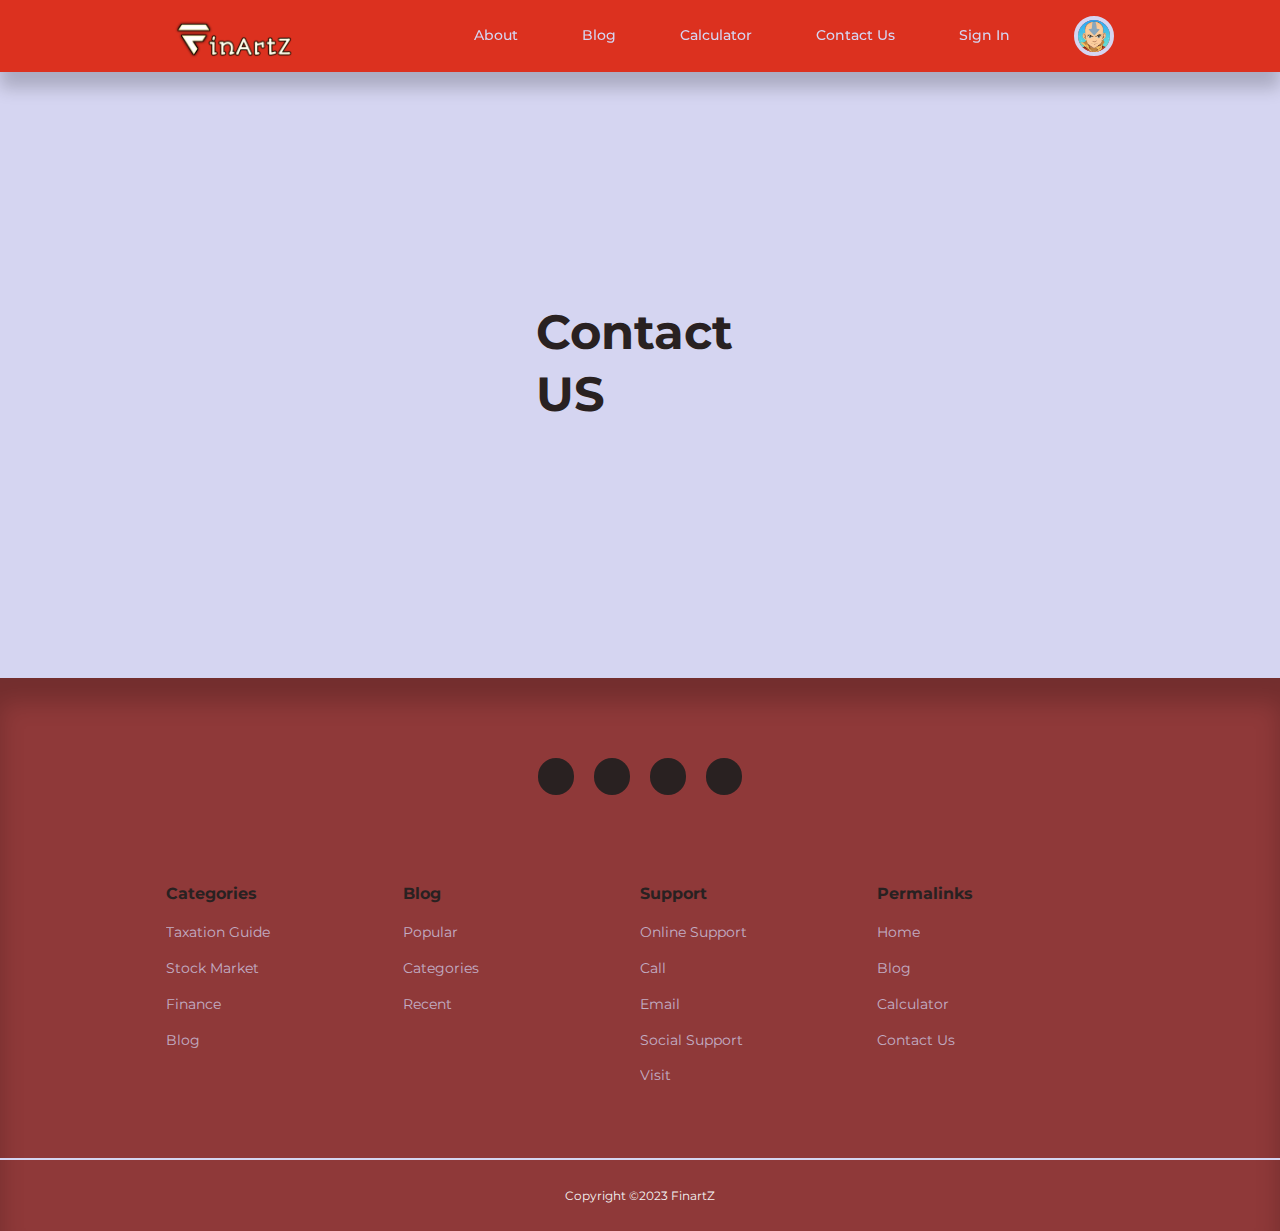
<file: Projects/FinartZ/contact.html>
<!DOCTYPE html>
<html lang="en">

<head>
    <meta charset="UTF-8">
    <meta http-equiv="X-UA-Compatible" content="IE=edge">
    <meta name="viewport" content="width=device-width, initial-scale=1.0">
    <title>FinartZ</title>
    <meta name="description" content="Taxation Guides and Financial Updates">

    <!-- CUSTOM CSS -->
    <link rel="stylesheet" href="style.css">
    <!-- ICONS -->
    <link rel="stylesheet" href="https://unicons.iconscout.com/release/v4.0.0/css/line.css">
    <!-- FAVICON -->
    <link rel="shortcut icon" href="assets/Fevicon B.jpg" type="image/x-icon">
    <!-- GOOGLE FONTS -->
    <link href="https://fonts.googleapis.com/css2?family=Montserrat:wght@300;400;500;600;700;800&display=swap"
        rel="stylesheet">
</head>

<body>
    <nav>
        <div class="container nav_container">
            <a href="index.html" class="nav_logo"> <img src="assets/Logo B.png" alt="Finartz Logo"></a>
            <ul class="nav_items">
                <li><a href="index.html">About</a></li>
                <li><a href="blog.html">Blog</a></li>
                <li><a href="calculator.html">Calculator</a></li> <!--Replaced with calci-->
                <li><a href="contact.html">Contact Us</a></li>
                <li><a href="signin.html">Sign In</a></li>
                <li class="nav_profile"> <!--Photo if signed in-->
                    <div class="avatar">
                        <img src="assets/avatar-1.jpeg">
                    </div>
                    <ul>
                        <li><a href="dashboard.html">Dashboard</a></li>
                        <li><a href="logout.html">Logout</a></li>
                    </ul>
                </li>
            </ul>

            <button id="open_nav-btn"><i class="uil uil-bars"></i></button>
            <button id="close_nav-btn"><i class="uil uil-multiply"></i></button>
        </div>
    </nav>
    <!-- ========== END OF NAV ========== -->
    
    <section class="contact empty_page">
        <div class="container contact-container">
            <h1>Contact US</h1>
        </div>
    </section>
    
    <!-- ========== END OF CONTACT ========== -->

    <footer>
        <div class="footer_socials">
            <a href="https://youtube.com" target="_blank"><i class="uil uil-youtube"></i></i></a>
            <a href="https://facebook.com" target="_blank"><i class="uil uil-facebook"></i></i></a>
            <a href="https://instagram.com" target="_blank"><i class="uil uil-instagram"></i></i></a>
            <a href="https://twitter.com" target="_blank"><i class="uil uil-twitter"></i></i></a>
        </div>
        <div class="container footer_container">
            <article>
                <h4>Categories</h4>
                <ul>
                    <li><a href="category-post.html">Taxation Guide</a></li>
                    <li><a href="category-post.html">Stock Market</a></li>
                    <li><a href="category-post.html">Finance</a></li>
                    <li><a href="category-post.html">Blog</a></li>
                </ul>
            </article>

            <article>
                <h4>Blog</h4>
                <ul>
                    <li><a href="">Popular</a></li>
                    <li><a href="">Categories</a></li>
                    <li><a href="">Recent</a></li>
                </ul>
            </article>

            <article>
                <h4>Support</h4>
                <ul>
                    <li><a href="">Online Support</a></li>
                    <li><a href="">Call</a></li>
                    <li><a href="">Email</a></li>
                    <li><a href="">Social Support</a></li>
                    <li><a href="">Visit</a></li>
                </ul>
            </article>

            <article>
                <h4>Permalinks</h4>
                <ul>
                    <li><a href="">Home</a></li>
                    <li><a href="">Blog</a></li>
                    <li><a href="">Calculator</a></li>
                    <li><a href="">Contact Us</a></li>
                </ul>
            </article>
        </div>
        <div class="footer_copyright">
            <small>Copyright &copy;2023 FinartZ</small>
        </div>
    </footer>

    <!-- ========== END OF FOOTER ========== -->

    <!-- LINKING JS -->
    <script src="./main.js"></script>
</body>

</html>
</file>
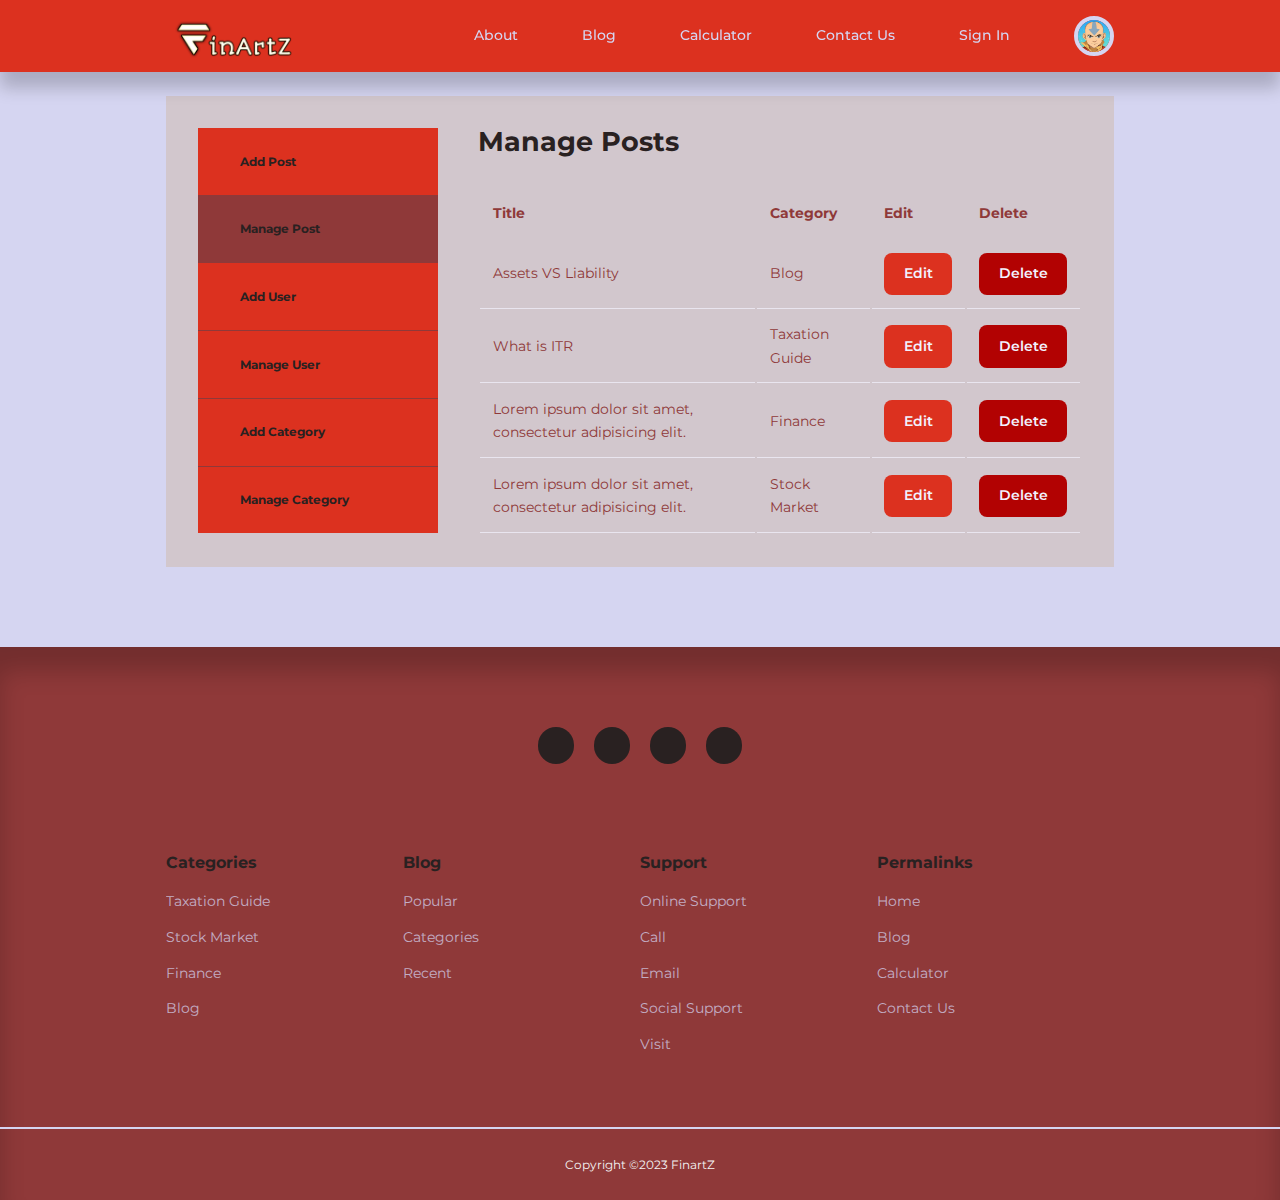
<file: Projects/FinartZ/dashboard.html>
<!-- THIS IS MANAGE POST .HTML ALSO AS IT IS MAIN PAGE FOR DASHBOARD -->
<!DOCTYPE html>
<html lang="en">

<head>
    <meta charset="UTF-8">
    <meta http-equiv="X-UA-Compatible" content="IE=edge">
    <meta name="viewport" content="width=device-width, initial-scale=1.0">
    <title>FinartZ</title>
    <meta name="description" content="Taxation Guides and Financial Updates">

    <!-- CUSTOM CSS -->
    <link rel="stylesheet" href="style.css">
    <!-- ICONS -->
    <link rel="stylesheet" href="https://unicons.iconscout.com/release/v4.0.0/css/line.css">
    <!-- FAVICON -->
    <link rel="shortcut icon" href="assets/Fevicon B.jpg" type="image/x-icon">
    <!-- GOOGLE FONTS -->
    <link href="https://fonts.googleapis.com/css2?family=Montserrat:wght@300;400;500;600;700;800&display=swap"
        rel="stylesheet">
</head>

<body>
    <nav>
        <div class="container nav_container">
            <a href="index.html" class="nav_logo"> <img src="assets/Logo B.png" alt="Finartz Logo"></a>
            <ul class="nav_items">
                <li><a href="index.html">About</a></li>
                <li><a href="blog.html">Blog</a></li>
                <li><a href="calculator.html">Calculator</a></li> <!--Replaced with calci-->
                <li><a href="contact.html">Contact Us</a></li>
                <li><a href="signin.html">Sign In</a></li>
                <li class="nav_profile"> <!--Photo if signed in-->
                    <div class="avatar">
                        <img src="assets/avatar-1.jpeg">
                    </div>
                    <ul>
                        <li><a href="dashboard.html">Dashboard</a></li>
                        <li><a href="logout.html">Logout</a></li>
                    </ul>
                </li>
            </ul>

            <button id="open_nav-btn"><i class="uil uil-bars"></i></button>
            <button id="close_nav-btn"><i class="uil uil-multiply"></i></button>
        </div>
    </nav>
    <!-- ========== END OF NAV ========== -->

<section class="dashboard">
    <div class="container dashboard_container">
        <button id="show_sidebar-btn" class="sidebar_toggle"><i class="uil uil-angle-right"></i></button>
        <button id="hide_sidebar-btn" class="sidebar_toggle"><i class="uil uil-angle-left"></i></button>
        <aside>
            <ul>
                <li>
                    <a href="add-post.html"><i class="uil uil-pen"></i>
                        <h5>Add Post</h5></a>
                </li>
                <li>
                    <a href="dashboard.html" class="active"><i class="uil uil-postcard"></i>
                        <h5>Manage Post</h5></a>
                </li>
                <li>
                    <a href="add-user.html"><i class="uil uil-plus"></i>
                        <h5>Add User</h5></a>
                </li>
                <li>
                    <a href="manage-users.html" ><i class="uil uil-users-alt"></i>
                        <h5>Manage User</h5></a>
                </li>
                <li>
                    <a href="add-category.html"><i class="uil uil-edit"></i>
                        <h5>Add Category</h5></a>
                </li>
                <li>
                    <a href="manage-categories.html" ><i class="uil uil-list-ul"></i>
                        <h5>Manage Category</h5></a>
                </li>
            </ul>
        </aside>
        <main>
            <h2>Manage Posts</h2>
            <table>
                <thead>
                    <tr>
                        <th>Title</th>
                        <th>Category</th>
                        <th>Edit</th>
                        <th>Delete</th>
                    </tr>
                </thead>
                <tbody>
                    <tr>
                        <td>Assets VS Liability</td>
                        <td>Blog</td>
                        <td><a href="edit-user.html" class="btn sm">Edit</a></td>
                        <td><a href="delete-user.html" class="btn sm danger">Delete</a></td>
                    </tr>
                    <tr>
                        <td>What is ITR</td>
                        <td>Taxation Guide</td>
                        <td><a href="edit-user.html" class="btn sm">Edit</a></td>
                        <td><a href="delete-user.html" class="btn sm danger">Delete</a></td>
                    </tr>
                    <tr>
                        <td>Lorem ipsum dolor sit amet, consectetur adipisicing elit.</td>
                        <td>Finance</td>
                        <td><a href="edit-user.html" class="btn sm">Edit</a></td>
                        <td><a href="delete-user.html" class="btn sm danger">Delete</a></td>
                    </tr>
                    <tr>
                        <td>Lorem ipsum dolor sit amet, consectetur adipisicing elit.</td>
                        <td>Stock Market</td>
                        <td><a href="edit-user.html" class="btn sm">Edit</a></td>
                        <td><a href="delete-user.html" class="btn sm danger">Delete</a></td>
                    </tr>
                    
                    
                </tbody>
            </table>
        </main>
    </div>
</section>

<footer>
    <div class="footer_socials">
        <a href="https://youtube.com" target="_blank"><i class="uil uil-youtube"></i></i></a>
        <a href="https://facebook.com" target="_blank"><i class="uil uil-facebook"></i></i></a>
        <a href="https://instagram.com" target="_blank"><i class="uil uil-instagram"></i></i></a>
        <a href="https://twitter.com" target="_blank"><i class="uil uil-twitter"></i></i></a>
    </div>
    <div class="container footer_container">
        <article>
            <h4>Categories</h4>
            <ul>
                <li><a href="category-post.html">Taxation Guide</a></li>
                <li><a href="category-post.html">Stock Market</a></li>
                <li><a href="category-post.html">Finance</a></li>
                <li><a href="category-post.html">Blog</a></li>
            </ul>
        </article>
        
        <article>
            <h4>Blog</h4>
            <ul>
                <li><a href="">Popular</a></li>
                <li><a href="">Categories</a></li>
                <li><a href="">Recent</a></li>
            </ul>
        </article>

        <article>
            <h4>Support</h4>
            <ul>
                <li><a href="">Online Support</a></li>
                <li><a href="">Call</a></li>
                <li><a href="">Email</a></li>
                <li><a href="">Social Support</a></li>
                <li><a href="">Visit</a></li>
            </ul>
        </article>
        
        <article>
            <h4>Permalinks</h4>
            <ul>
                <li><a href="">Home</a></li>
                <li><a href="">Blog</a></li>
                <li><a href="">Calculator</a></li>
                <li><a href="">Contact Us</a></li>
            </ul>
        </article>
    </div>
    <div class="footer_copyright">
        <small>Copyright &copy;2023 FinartZ</small>
    </div>
</footer>

<!-- ========== END OF FOOTER ========== -->

<!-- LINKING JS -->
<script src="./main.js"></script>
</file>
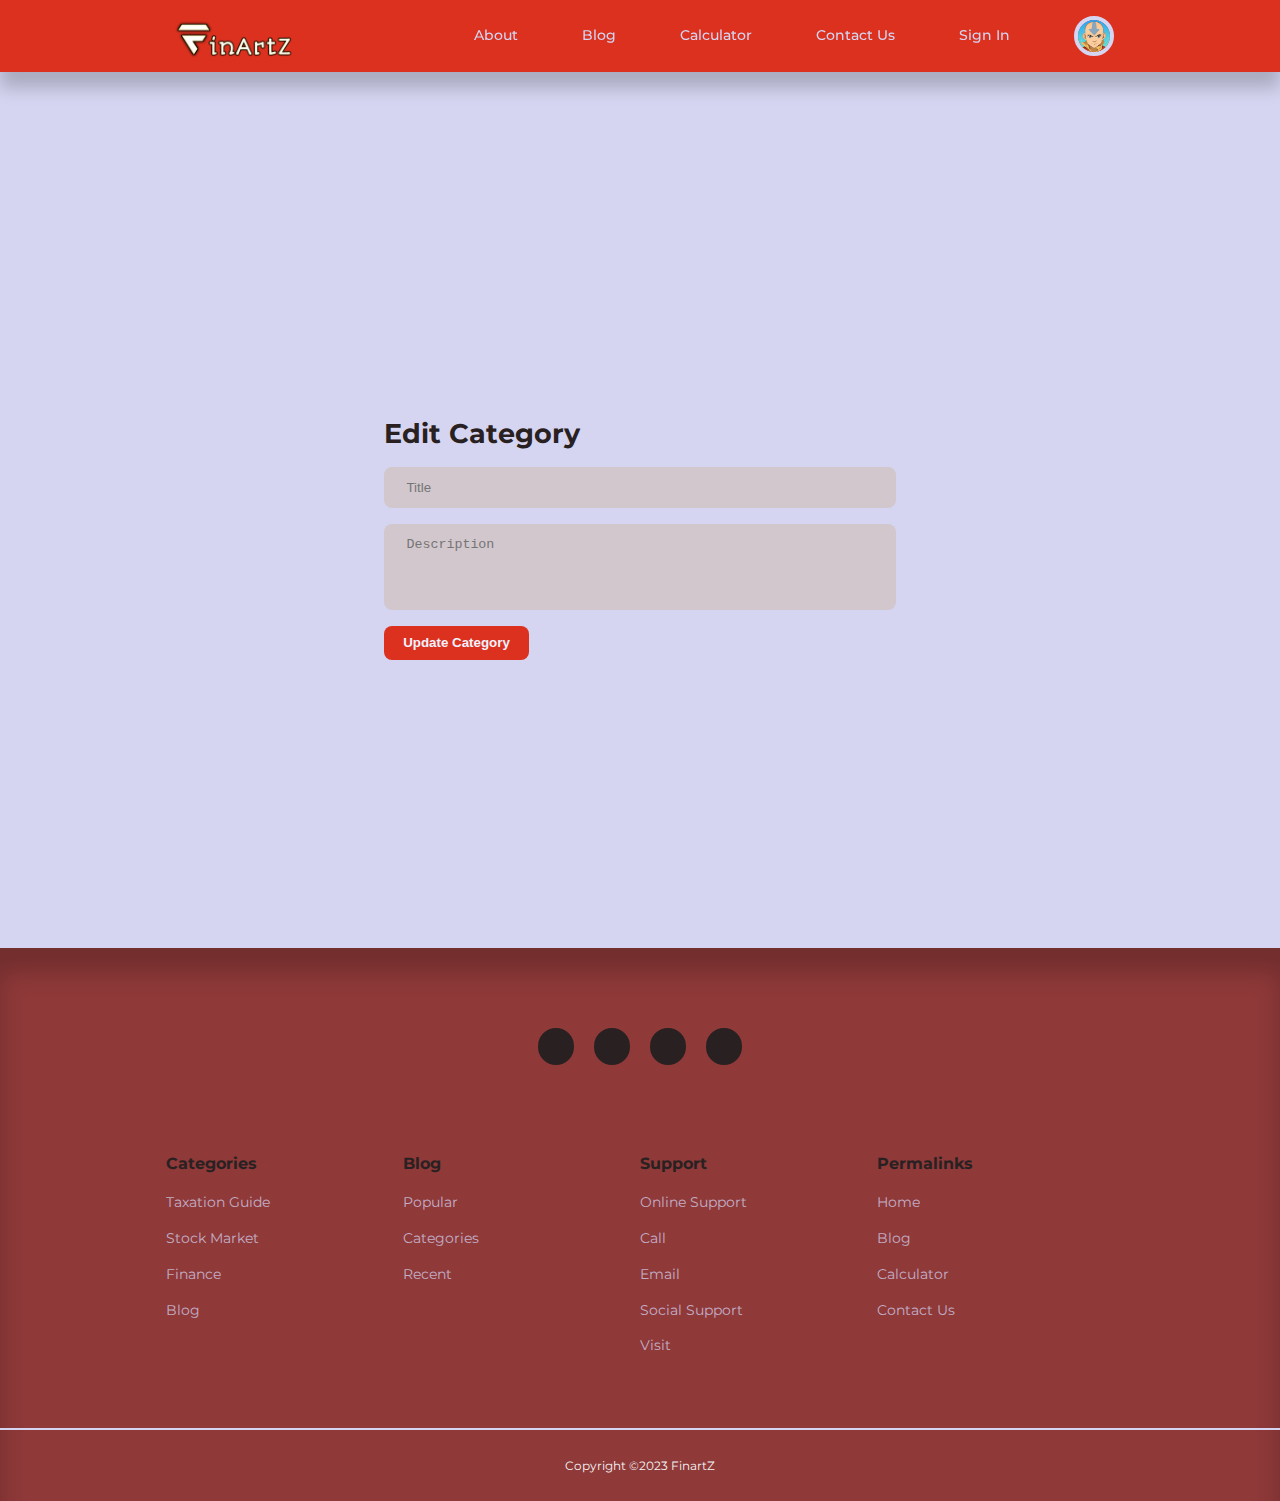
<file: Projects/FinartZ/edit-category.html>
<!DOCTYPE html>
<html lang="en">

<head>
    <meta charset="UTF-8">
    <meta http-equiv="X-UA-Compatible" content="IE=edge">
    <meta name="viewport" content="width=device-width, initial-scale=1.0">
    <title>FinartZ</title>
    <meta name="description" content="Taxation Guides and Financial Updates">

    <!-- CUSTOM CSS -->
    <link rel="stylesheet" href="style.css">
    <!-- ICONS -->
    <link rel="stylesheet" href="https://unicons.iconscout.com/release/v4.0.0/css/line.css">
    <!-- FAVICON -->
    <link rel="shortcut icon" href="assets/Fevicon B.jpg" type="image/x-icon">
    <!-- GOOGLE FONTS -->
    <link href="https://fonts.googleapis.com/css2?family=Montserrat:wght@300;400;500;600;700;800&display=swap"
        rel="stylesheet">
</head>

<body>
    <nav>
        <div class="container nav_container">
            <a href="index.html" class="nav_logo"> <img src="assets/Logo B.png" alt="Finartz Logo"></a>
            <ul class="nav_items">
                <li><a href="index.html">About</a></li>
                <li><a href="blog.html">Blog</a></li>
                <li><a href="calculator.html">Calculator</a></li> <!--Replaced with calci-->
                <li><a href="contact.html">Contact Us</a></li>
                <li><a href="signin.html">Sign In</a></li>
                <li class="nav_profile"> <!--Photo if signed in-->
                    <div class="avatar">
                        <img src="assets/avatar-1.jpeg">
                    </div>
                    <ul>
                        <li><a href="dashboard.html">Dashboard</a></li>
                        <li><a href="logout.html">Logout</a></li>
                    </ul>
                </li>
            </ul>

            <button id="open_nav-btn"><i class="uil uil-bars"></i></button>
            <button id="close_nav-btn"><i class="uil uil-multiply"></i></button>
        </div>
    </nav>
    <!-- ========== END OF NAV ========== -->
    
    <section class="form_section">
        <div class="container form_section-container">
            <h2>Edit Category</h2>
            <form action="">
                <input type="text" placeholder="Title">
                <textarea rows="4" placeholder="Description"></textarea>
                <button type="submit" class="btn">Update Category</button>
            </form>
        </div>
    </section>
    
    <!-- ========== END OF SECTION ========== -->
    <footer>
        <div class="footer_socials">
            <a href="https://youtube.com" target="_blank"><i class="uil uil-youtube"></i></i></a>
            <a href="https://facebook.com" target="_blank"><i class="uil uil-facebook"></i></i></a>
            <a href="https://instagram.com" target="_blank"><i class="uil uil-instagram"></i></i></a>
            <a href="https://twitter.com" target="_blank"><i class="uil uil-twitter"></i></i></a>
        </div>
        <div class="container footer_container">
            <article>
                <h4>Categories</h4>
                <ul>
                    <li><a href="category-post.html">Taxation Guide</a></li>
                    <li><a href="category-post.html">Stock Market</a></li>
                    <li><a href="category-post.html">Finance</a></li>
                    <li><a href="category-post.html">Blog</a></li>
                </ul>
            </article>
            
            <article>
                <h4>Blog</h4>
                <ul>
                    <li><a href="">Popular</a></li>
                    <li><a href="">Categories</a></li>
                    <li><a href="">Recent</a></li>
                </ul>
            </article>

            <article>
                <h4>Support</h4>
                <ul>
                    <li><a href="">Online Support</a></li>
                    <li><a href="">Call</a></li>
                    <li><a href="">Email</a></li>
                    <li><a href="">Social Support</a></li>
                    <li><a href="">Visit</a></li>
                </ul>
            </article>
            
            <article>
                <h4>Permalinks</h4>
                <ul>
                    <li><a href="">Home</a></li>
                    <li><a href="">Blog</a></li>
                    <li><a href="">Calculator</a></li>
                    <li><a href="">Contact Us</a></li>
                </ul>
            </article>
        </div>
        <div class="footer_copyright">
            <small>Copyright &copy;2023 FinartZ</small>
        </div>
    </footer>

    <!-- ========== END OF FOOTER ========== -->

    <!-- LINKING JS -->
    <script src="./main.js"></script>
</body>

</html>
</file>
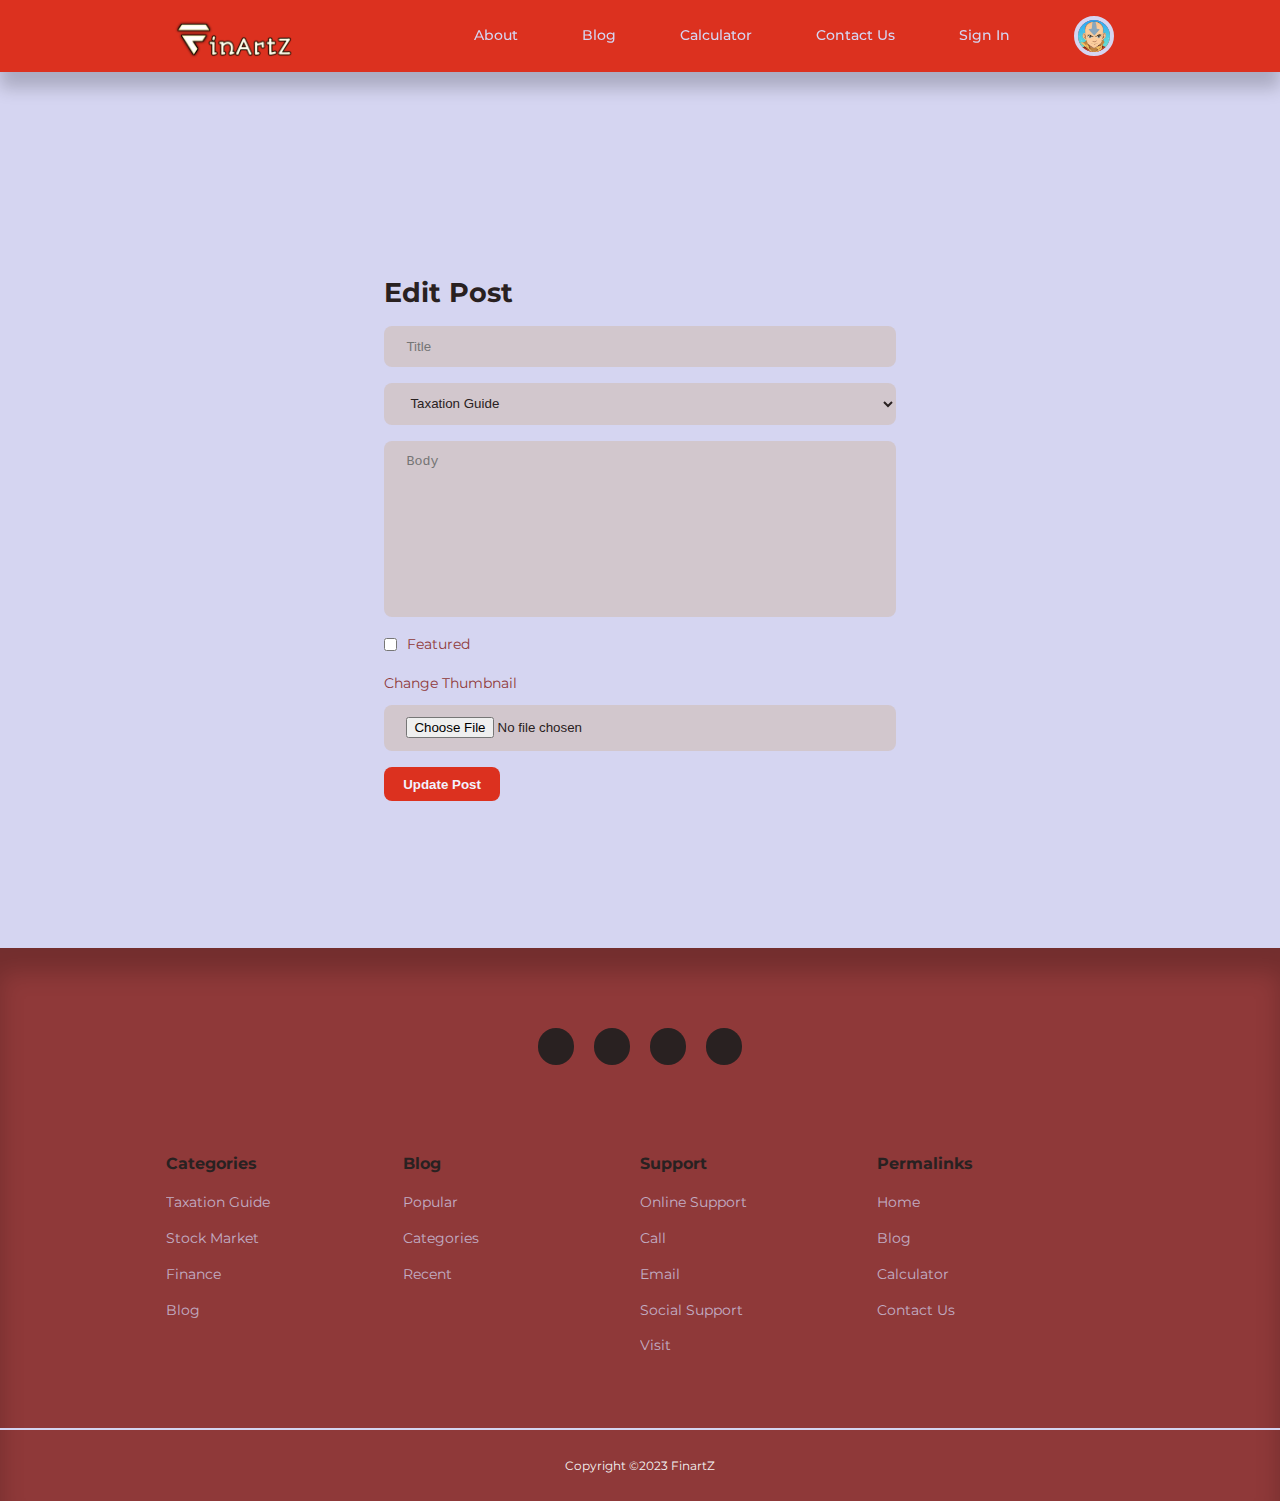
<file: Projects/FinartZ/edit-post.html>
<!DOCTYPE html>
<html lang="en">

<head>
    <meta charset="UTF-8">
    <meta http-equiv="X-UA-Compatible" content="IE=edge">
    <meta name="viewport" content="width=device-width, initial-scale=1.0">
    <title>FinartZ</title>
    <meta name="description" content="Taxation Guides and Financial Updates">

    <!-- CUSTOM CSS -->
    <link rel="stylesheet" href="style.css">
    <!-- ICONS -->
    <link rel="stylesheet" href="https://unicons.iconscout.com/release/v4.0.0/css/line.css">
    <!-- FAVICON -->
    <link rel="shortcut icon" href="assets/Fevicon B.jpg" type="image/x-icon">
    <!-- GOOGLE FONTS -->
    <link href="https://fonts.googleapis.com/css2?family=Montserrat:wght@300;400;500;600;700;800&display=swap"
        rel="stylesheet">
</head>

<body>
    <nav>
        <div class="container nav_container">
            <a href="index.html" class="nav_logo"> <img src="assets/Logo B.png" alt="Finartz Logo"></a>
            <ul class="nav_items">
                <li><a href="index.html">About</a></li>
                <li><a href="blog.html">Blog</a></li>
                <li><a href="calculator.html">Calculator</a></li> <!--Replaced with calci-->
                <li><a href="contact.html">Contact Us</a></li>
                <li><a href="signin.html">Sign In</a></li>
                <li class="nav_profile"> <!--Photo if signed in-->
                    <div class="avatar">
                        <img src="assets/avatar-1.jpeg">
                    </div>
                    <ul>
                        <li><a href="dashboard.html">Dashboard</a></li>
                        <li><a href="logout.html">Logout</a></li>
                    </ul>
                </li>
            </ul>

            <button id="open_nav-btn"><i class="uil uil-bars"></i></button>
            <button id="close_nav-btn"><i class="uil uil-multiply"></i></button>
        </div>
    </nav>
    <!-- ========== END OF NAV ========== -->
    
    <section class="form_section">
        <div class="container form_section-container">
            <h2>Edit Post</h2>
            <form action="" enctype="multipart/form-data">
                <input type="text" placeholder="Title">
                <select>
                    <option value="1">Taxation Guide</option>
                    <option value="2">Stock Market</option>
                    <option value="3">Finance</option>
                    <option value="4">Blog</option>
                </select>
                <textarea rows="10" placeholder="Body"></textarea>
                <div class="form_control inline">
                    <input type="checkbox" id="is_featured">
                    <label for="is_featured" >Featured</label>
                </div>
                <div class="form_control">
                    <label for="thumbnail">Change Thumbnail</label>
                    <input type="file" id="thumbnail">
                </div>
                <button type="submit" class="btn">Update Post</button>
            </form>
        </div>
    </section>
    
    <!-- ========== END OF SECTION ========== -->
    <footer>
        <div class="footer_socials">
            <a href="https://youtube.com" target="_blank"><i class="uil uil-youtube"></i></i></a>
            <a href="https://facebook.com" target="_blank"><i class="uil uil-facebook"></i></i></a>
            <a href="https://instagram.com" target="_blank"><i class="uil uil-instagram"></i></i></a>
            <a href="https://twitter.com" target="_blank"><i class="uil uil-twitter"></i></i></a>
        </div>
        <div class="container footer_container">
            <article>
                <h4>Categories</h4>
                <ul>
                    <li><a href="category-post.html">Taxation Guide</a></li>
                    <li><a href="category-post.html">Stock Market</a></li>
                    <li><a href="category-post.html">Finance</a></li>
                    <li><a href="category-post.html">Blog</a></li>
                </ul>
            </article>
            
            <article>
                <h4>Blog</h4>
                <ul>
                    <li><a href="">Popular</a></li>
                    <li><a href="">Categories</a></li>
                    <li><a href="">Recent</a></li>
                </ul>
            </article>

            <article>
                <h4>Support</h4>
                <ul>
                    <li><a href="">Online Support</a></li>
                    <li><a href="">Call</a></li>
                    <li><a href="">Email</a></li>
                    <li><a href="">Social Support</a></li>
                    <li><a href="">Visit</a></li>
                </ul>
            </article>
            
            <article>
                <h4>Permalinks</h4>
                <ul>
                    <li><a href="">Home</a></li>
                    <li><a href="">Blog</a></li>
                    <li><a href="">Calculator</a></li>
                    <li><a href="">Contact Us</a></li>
                </ul>
            </article>
        </div>
        <div class="footer_copyright">
            <small>Copyright &copy;2023 FinartZ</small>
        </div>
    </footer>

    <!-- ========== END OF FOOTER ========== -->

    <!-- LINKING JS -->
    <script src="./main.js"></script>
</body>

</html>
</file>
<file: Projects/Chrome Extension/index.css>
:root {
  --theme-color: rgb(56, 162, 44);
  --text-color: rgb(170, 238, 238);
  --hover-color: rgb(243, 66, 66);
  --hover-color2: rgb(141, 24, 24);
  --hover-text-color: rgb(8, 7, 6);
  --box-shad-color: rgba(118, 215, 58, 0.778);
  --list-text-color: rgb(63, 174, 150);
}
* {
  box-sizing: border-box;
  margin: 0;
  padding: 10px;
  font-size: 16px;
  font-family: Arial, Helvetica, sans-serif;
}
body{
    min-width: 400px;
}
#input-el {
  display: block;
  margin-bottom: 12px;
  width: 100%;
  max-width: 600px;
  height: 38px;
  border: 2px solid var(--theme-color);
  box-shadow: 4px 3px 0px 0px var(--box-shad-color);
}
.flex {
  display: flex;
  justify-content: center;
  min-width: 400px;
  max-width: 550px;
}
button {
  margin: -5px;
  margin-right: 15px;
  width: 130px;
  text-transform: uppercase;
  font-family: "Times New Roman", Times, serif;
  font-weight: bold;
  color: var(--text-color);
  background-color: var(--theme-color);
}
button:hover {
  transition: 0.6s;
  color: var(--hover-text-color);
  background: radial-gradient(var(--hover-color), var(--hover-color2));
}
.list {
  width: 400px;
}
ul li {
  margin: -9px;
  margin-left: 4%;
  font-style: italic;
  list-style: none;
  padding: 1px;
}
#ul-el a {
  color: var(--list-text-color);
  font-size: 1.1rem;
}
li a:hover {
  text-transform: uppercase;
  font-family: Impact, Haettenschweiler, "Arial Narrow Bold", sans-serif;
  font-size: 1rem;
}
</file>
<file: Projects/FinartZ/style.css>
:root {
  --color-primary: #dc311f;
  --color-primary-light: hsla(27, 99%, 68%, 0.18);
  --color-primary-variant: #9e4848;
  --color-red: #b20202;
  --color-red-light: hsl(346, 87%, 46%, 15%);
  --color-green: #00c476;
  --color-green-light: hsl(156, 100%, 38%, 15%);
  --color-orange-light: hsla(37, 100%, 38%, 0.15);
  --color-gray-900: #8f3939;
  --color-gray-700: #7c2c2b;
  --color-gray-300: rgba(242, 242, 254, 0.3);
  --color-gray-200: rgba(242, 242, 254, 0.7);
  --color-white: #f2f2fe;
  --color-dark: #292121;
  --color-bg: #d5d5f1;

  --transition: all 300ms ease;

  --container-width-lg: 74%;
  --container-width-md: 88%;
  --form-width: 40%;

  --card-border-radius-1: 0.3rem;
  --card-border-radius-2: 0.5rem;
  --card-border-radius-3: 0.8rem;
  --card-border-radius-4: 2rem;
  --card-border-radius-5: 5rem;
}

/* GENERAL STYLING */
* {
  margin: 0;
  padding: 0;
  outline: 0;
  border: 0;
  appearance: 0;
  list-style: none;
  text-decoration: none;
  box-sizing: border-box;
}
body {
  font-family: "Montserrat", sans-serif;
  line-height: 1.6;
  color: var(--color-gray-900);
  overflow-x: hidden;
  background: var(--color-bg);
  font-size: 0.9rem;
}
.container {
  width: var(--container-width-lg);
  max-width: 1800px;
  margin: 0 auto;
}
section {
  margin-top: 3rem;
  width: 100%;
}
.section_extra-margin{
  margin-top: 7rem;
}

h1,
h2,
h3,
h4,
h5 {
  line-height: 1.3;
  color: var(--color-dark);
}
h1 {
  font-size: 3rem;
  margin: 1rem 0;
}
h2 {
  font-size: 1.7rem;
  margin: 1rem 0;
}
h3 {
  font-size: 1.1rem;
  margin: 0.8rem 0 0.5rem;
}
h4 {
  font-size: 1rem;
}
a {
  color: var(--color-dark);
  transition: var(--transition);
}
img {
  display: block;
  width: 100%;
  object-fit: cover;
}

/* NAV  */
nav {
  background: var(--color-primary);
  width: 100vw;
  height: 4.5rem;
  position: fixed;
  top: 0;
  z-index: 10; /*For tops on all obj*/
  box-shadow: 0 1rem 1rem rgba(0, 0, 0, 0.2);
}
nav button {
  display: none;
}
.nav_container {
  height: 100%;
  display: flex;
  align-items: center;
  justify-content: space-between;
}
.nav_logo {
  min-width: 130px;
  width: 150px;
}
.avatar {
  width: 2.5rem;
  aspect-ratio: 1/1;
  border-radius: 50%;
  border: 0.3rem solid var(--color-bg);
  overflow: hidden;
}
.nav_items {
  display: flex;
  align-items: center;
  gap: 4rem;
}
.nav_profile {
  position: relative;
  cursor: pointer;
}
.nav_profile ul {
  position: absolute;
  top: 125%;
  right: 0;
  display: flex;
  flex-direction: column;
  box-shadow: 0 3rem 3rem rgba(0, 0, 0, 0.4);
  /* Hiding the profile nav */
  visibility: hidden;
  opacity: 0;
  transition: var(--transition);
}
/* Show nav profile ul when hovered */
.nav_profile:hover > ul {
  visibility: visible;
  opacity: 1;
}
nav ul li a {
  color: var(--color-bg);
  font-weight: 500;
}
nav ul li a:hover {
  color: whitesmoke;
  letter-spacing: 0.5px;
}
.nav_profile ul li a {
  padding: 1rem;
  background: var(--color-gray-900);
  display: block;
  width: 100%;
}
.nav_profile ul li:last-child a:hover {
  background: var(--color-red);
  color: var(--color-bg);
}

/* CATEGORY TAG */
.category_button {
  background: var(--color-primary-light);
  color: var(--color-primary);
  display: inline-block;
  padding: 0.5rem 1rem;
  border-radius: var(--card-border-radius-2);
  font-weight: 600;
  font-size: 0.8rem;
  text-align: center;
}
.category_button:hover {
  color: var(--color-primary-variant);
}

/* POST GENERAL STYLING */
.post_thumbnail {
  border: 0.3rem solid var(--color-gray-900);
  border-radius: var(--card-border-radius-2);
  overflow: hidden;
  margin-bottom: 1.6rem;
}
.post:hover .post_thumbnail img {
  filter: saturate(0);
  transition: filter 500ms ease;
}
.post_author {
  display: flex;
  gap: 1rem;
  margin-top: 1.2rem;
}
.post_author-avatar {
  width: 2.5rem;
  height: 2.5rem;
  border-radius: var(--card-border-radius-3);
  overflow: hidden;
}
.post_title:hover a{
  letter-spacing: 0.5px;
}

/* FEATURED */
.featured {
  margin-top: 8rem;
}
.featured_container {
  padding-bottom: 3rem;
  display: grid;
  grid-template-columns: 1fr 1fr;
  gap: 4rem;
  border-bottom: 2px solid var(--color-gray-200);
}
.featured .post_thumbnail {
  height: fit-content;
}
/* POSTS */
.post_container {
  display: grid;
  grid-template-columns: repeat(3, 1fr);
  gap: 5rem;
  margin-bottom: 5rem;
}

/* CATEGORY LIST */
.category_buttons {
  padding: 4rem 0;
  border-top: 2px solid var(--color-gray-300);
  border-bottom: 2px solid var(--color-gray-300);
}
.category_buttons-container {
  width: fit-content;
  display: grid;
  grid-template-columns: repeat(3, 1fr);
  gap: 1rem;
}

/* FOOTER */
/* SOCIAL */
footer {
  background: var(--color-gray-900);
  padding: 5rem 0 0;
  box-shadow: inset 0 1.5rem 1.5rem rgba(0, 0, 0, 0.2);
}
.footer_socials {
  margin-inline: auto;
  width: fit-content;
  margin-bottom: 5rem;
  display: flex;
  justify-content: space-between;
  align-items: center;
  gap: 1.2rem;
}
.footer_socials a {
  background: var(--color-dark);
  color: var(--color-bg);
  border-radius: 50%;
  width: 2.3rem;
  height: 2.3rem;
  display: flex;
  align-items: center;
  justify-content: center;
}
.footer_socials a:hover {
  background: var(--color-white);
  color: var(--color-dark);
}
/* LINKS FOOTER */
.footer_container {
  display: grid;
  grid-template-columns: repeat(4, 1fr);
}
footer h4 {
  color: var(--color-dark);
  margin: 0.6rem 0;
}
footer ul li {
  padding: 0.4rem 0;
}
footer ul a {
  color: var(--color-bg);
  opacity: 0.75;
}
footer ul a:hover {
  letter-spacing: 0.2rem;
  opacity: 1;
}
/*COPYRIGHT*/
.footer_copyright {
  text-align: center;
  padding: 1.5rem 0;
  border-top: 2px solid var(--color-bg);
  color: whitesmoke;
  margin-top: 4rem;
}

/*===============     Search Bar(BLOG)     ===============*/
/*SEARCH BAR*/
.search_bar{
    margin-top: 4rem;
}
.search_bar-container{
    position: relative;
    width: 30rem;
    background: var(--color-gray-900);
    display: flex;
    align-items: center;
    justify-content: space-between;
    padding: 0.6rem 1rem;
    overflow: hidden;
    border-radius: var(--card-border-radius-2);
    color: var(--color-gray-300);
}
.search_bar-container > div{
    width: 100%;
    display: flex;
    align-items: center;
}
.search_bar i{
    transition: var(--transition);
}
.search_bar .search_bar-container:hover i{
    transform: scale(1.5);
}
.search_bar .search_bar-container:hover button{
    padding: 0.6rem 1.1rem;
}
.search_bar input{
    background:transparent;
    margin-left: 0.7rem;
    padding: 0.5rem 0 ;
    width: 100%;
    color: var(--color-white);
}
.search_bar input::placeholder{
    color: var(--color-gray-300);
}

/*BUTTONS (FOR ALL->FORMS ETC...)*/
.btn{
    display: inline-block;
    width: fit-content;
    padding: 0.6rem 1.2rem;
    background-color: var(--color-primary);
    border-radius: var(--card-border-radius-2);
    cursor: pointer;
    transition: var(--transition);
    font-weight: 600;
    color: var(--color-white);
}
.btn.sn{
  padding: 0.3rem 0.7rem;
  font-size: 0.8rem;
}
.btn.danger{
  background-color: var(--color-red);
}
.btn:hover{
  background: var(--color-white);
  color: var(--color-dark);
}

/*=============== SINGLE (POST HTML) ================*/
.singlepost{
  margin: 6rem 0.2rem;
}
.singlepost-container{
  width: var(--form-width);
  background-color: var(--color-gray-200);
  padding: 1rem 2rem 3rem;
}
.singlepost_thumbnail{
  margin: 1.5rem 0 1rem;
  
  
}
.singlepost-container p{
  margin-top: 1rem;
  line-height: 1.7;
}

/*=============== CategoryTitle(Category-Post HTML) ================*/
.category_title{
  height: 15rem;
  margin: 5rem 1rem 0;
  background-color: var(--color-gray-900);
  display: grid;
  place-items: center;
}

/*=============== ABOUT PAGE(about HTML) ================*/
/*EMPTY PAGES FOR LATER*/
.empty_page{
  height: 70vh;
  display: grid;
  place-content: center;
}

/*=============== contact PAGE(contact HTML) ================*/

/*=============== CALCULATOR PAGE(calculator HTML) ================*/

/*=============== SIGN UP PAGE(signup HTML) ================*/
.form_section{
  display: grid;
  place-items: center;
  height: 100vh;
}
.form_section-container{
  margin-top: 4rem;
  width: var(--form-width);
}
.alert_message{
  padding: 0.8rem 1.4rem;
  margin-bottom: 1rem;
  border-radius: var(--card-border-radius-2);
}
.alert_message.error{
  background: var(--color-red-light);
  color: var(--color-red);
}
.alert_message.success{
  background: var(--color-green-light);
  color: var(--color-green);
}
.alert_message.lg{
  text-align: center;/*empty category*/
}
.form_section-container form{
  display: flex;
  flex-direction: column;
  gap: 1rem;
}
.form_control{
  display: flex;
  flex-direction: column;
  gap: 0.6rem;
}
.form_control.inline{
  flex-direction: row;
  align-items: c;
}
input,textarea,select{
  padding: 0.8rem 1.4rem;
  background-color: var(--color-orange-light);
  border-radius: var(--card-border-radius-2);
  resize: none;/*For not resizing textarea*/
  color: var(--color-dark);
}
.form_section small{
  margin-top: 1rem;
  display: block;
}
.form_section small a{
  color: var(--color-primary);
}

/*=============== DAshBoards and its components ================*/
.dashboard{
  margin-top: 6rem;

}
.dashboard_container{
  display: grid;
  grid-template-columns: 15rem auto;
  gap: 1rem;
  background: var(--color-orange-light);
  padding: 2rem;
  margin-bottom: 5rem;
}
.dashboard aside a{
  background-color: var(--color-primary);
  display: flex;
  gap: 1rem;
  align-items: center;
  padding: 1.6rem;
  color: var(--color-white);
}
.dashboard aside ul li:not(:last-child) a{
  border-bottom: 1px solid var(--color-gray-900);
}
.dashboard aside a:hover{
  background: var(--color-gray-900);
}
.dashboard aside a.active{
  background: var(--color-gray-900);
}
.dashboard main{
  margin-left: 1.5rem;
}
.dashboard main h2{
  margin: 0 0 2rem 0;
  line-height: 1;
}
.dashboard main table{
  width: 100%;
  text-align: left;
}
.dashboard main table th{
  padding: 0.8rem;
}
.dashboard main table td{
  padding: 0.8rem;
  border-bottom: 1px solid var(--color-gray-200);
}
.dashboard main table tr:hover td{
  background: var(--color-orange-light);
  cursor: default;
  transition: var(--transition);
}
.sidebar_toggle{
  display: none;
}

/* ========== RESPONSIVENESS -> MEDIA QUERIES  ==========*/
/* FOR TABLETS */
@media screen and (max-width: 1024px) {
  /*General*/
  .container {
    width: var(--container-width-md);
  }
  h2 {
    font-size: 1.6rem;
  }
  h3 {
    font-size: 1.2rem;
  }
  h5 {
    font-size: 0.8rem;
  }

  /*NAV(DROPDOWN)*/
  nav button {
    display: inline-block;
    font-size: 1.5rem;
    background: transparent;
    color: var(--color-bg);
    cursor: pointer;
  }
  nav button#close_nav-btn {
    display: none;
  }
  .nav_container {
    position: relative;
  }
  .nav_items {
    position: absolute;
    flex-direction: column;
    top: 100%;
    right: -4%;
    width: 12rem;
    align-items: flex-start;
    justify-content: center;
    gap: 0;
    display: none;
  }
  .nav_items li {
    width: 100%;
    height: 4.5rem;
    display: flex;
    align-items: center;
    box-shadow: -2rem 3rem 7rem rgba(0,0,0,0.7);
    background-color: var(--color-gray-900);
    border-top: 1px solid var(--color-primary-variant);
    animation: animateDropdown 1s 0s ease forwards;
    opacity: 0;
  }
  /*DROPANIMATION*/
  @keyframes animateDropdown{
      0%{
        transform: rotateX(90deg);
    }
    100%{
        transform: rotateX(0deg);
        opacity: 1;
    }
  }
  .nav_items li a{
    border-radius: 0;
    width: 100%;
    height: 100%;
    background: var(--color-gray-900);
    padding: 0 2rem;
    display: flex;
    align-items: center;
  }
  .nav_profile{
    background: var(--color-gray-900);
  }
  .nav_profile ul{
    top: 100%;
    width: 100%;
  }
  .nav_profile .avatar{
    margin-left: 2rem;
    border: 0;
  }

  /*FEATURED*/
  .featured_container{
    gap: 3rer,;
  }
  /*POST*/
  .post_container{
    grid-template-columns: 1fr 1fr;
    gap: 3rem;
  }
  /*FOOTER*/
  .footer_container{
    grid-template-columns: 1fr 1fr;
  }

  /*=====  BLOG  =====*/
  .search_bar-container{
    width: 60%;
  }
  
  /*=====  (GENERAL FORMS)SignUP  =====*/
  .form_section-container{
    padding: 3rem;
  }

  /*=====  (M-cate)DASHBOARD  =====*/
  .dashboard_container{
    grid-template-columns: 4.5rem auto;
    padding: 0;
  }
  .dashboard aside h5{
    display: none;
  }
  .dashboard main{
    margin-left: 0rem;
  }
  .dashboard main table tr td a.btn{
    padding: .5rem;
  }
  .dashboard main table th{
  padding: .5rem;
  }
  .dashboard main h2{
    margin-top: 2rem;
  }
  .dashboard main table tbody td{
    width:100px;
  }

  .dashboard main table tr:nth-child(even){
    background: var(--color-primary-light);
  }
  .dashboard main table tr:hover td{
    background: none;
  }
}


/* ========== RESPONSIVENESS -> MEDIA QUERIES  ==========*/
/* FOR MOBILE */
@media screen and (max-width:600px) {
    /*GENERAL*/
    section{
        margin-top: 2rem;
    }
    h1{
        font-size: 2rem;
    }
    /*Featured*/
    .featured{
        margin-top: 6rem;
    }
    .featured_container{
        grid-template-columns: 1fr;
        gap: 0;
    }
    /*Post*/
    .post_container{
        grid-template-columns:1fr ;
    }
    /*Catetgory*/
    .category_buttons-container{
        grid-template-columns: 1fr 1fr;
    }
    /*footer*/
    .footer_container{
        grid-template-columns: 1fr;
        text-align: center;
        gap: 2rem;
    }

    /*=====  BLOG  =====*/
  .search_bar-container{
    width: var(--container-width-md);
  }
  /*=====  SINGLEPOST  =====*/
  .singlepost-container{
    padding: 0;
    background: transparent;
  }

  /*=====  (GENERAL FORMS)SignUP  =====*/
  .form_section-container{
    padding: 0;
  }
  
  
  /*=====  DASHBOARD  =====*/
  .dashboard{
    margin-top: 5rem;
  }
  .dashboard_container{
    grid-template-columns: 1fr;
    gap: 0;
  }
  /* .dashboard main{ margin: 0;} */
  .dashboard aside{
    position: fixed;
    box-shadow: 2rem 0 4rem rgba(0,0,0,0.4);
    left: -100%;
    height: 100vh;
    transition: var(--transition);
    background: var(--color-primary);
  }
  .dashboard main h2{
    text-align: center;
  }
  .dashboard table thead{
    display: none;
  }
  .dashboard .sidebar_toggle{
    display: inline-block;
    background: var(--color-primary-variant);
    z-index: 1;
    right: 0;
    bottom: 4rem;
    position: fixed;
    width: 2.5rem;
    height: 2.5rem;
    border-radius: 50% 0 0 50%;
    font-size: 1.3rem;
    cursor: pointer;
    box-shadow: -1rem 0 2rem rgba(0,0,0,0.4);
  }
  .dashboard aside a h5{
    display: inline-block;
  }
  #hide_sidebar-btn{
    display: none;
  }
  .dashboard table tr{
    display: flex;
    flex-direction: column;
    align-items: center;
    justify-content: center;
    /* margin-left: 3rem; */
    /* width: 120px; */
  }
  /*SideBAr for small machine:D*/

}
</file>
<file: Projects/Netflix Clone/style.css>
* {
  margin: 0;
  padding: 0;
  font-family: sans-serif;
  box-sizing: border-box;
}
body {
  background: #000;
  color: #fff;
}
h2 {
  font-size: 50px;
  font-weight: 600;
  margin-bottom: 20px;
}
li {
  list-style: none;
}

/* Header Style */
/* 1. Nav */
.header {
  width: 100%;
  height: 98vh;
  min-height: 700px;
  background-image: linear-gradient(rgba(0, 0, 0, 0.7), rgba(0, 0, 0, 0.7)),
    url(images/header-image.png);
  background-size: cover;
  background-position: center;
  padding: 10px 8%;
  position: relative;
}
nav {
  margin: 0 auto;
  width: 90%;
  display: flex;
  align-items: center;
  justify-content: space-between;
  padding: 15px;
}
.logo {
  width: 25%;
  max-width: 150px;
  cursor: pointer;
}
.lang-btn {
  display: inline-flex;
  align-items: center;
  justify-content: center;
  background: transparent;
  border: 1px solid gray;
  border-radius: 3px;
  width: 100px;
  margin-right: 8px;
}
nav button:first-of-type img {
  width: 14px;
  margin-left: 12px;
}
nav button {
  border: 0;
  outline: 0;
  background: #db0001;
  color: #fff;
  padding: 7px 12px;
  font-size: 14px;
  font-weight: 600;
  border-radius: 4px;
  cursor: pointer;
}
/* 2. Head Content */
.hcontent {
  display: flex;
  flex-direction: column;
  margin: 0 auto;
  margin-top: 180px;
  justify-content: center;
  align-items: center;
  text-align: center;
  width: 100%;
  height: 300px;
  /* line-height: 40px; */
}
.hcontent h1 {
  line-height: 70px;
  font-size: 45px;
  font-weight: 800;
  margin-bottom: 20px;
}
.hcontent h4 {
  font-size: 26px;
  font-weight: 400;
  margin-bottom: 20px;
}
.hcontent p {
  font-size: 20px;
  max-width: 700px;
  font-weight: 200;
  margin-bottom: 5px;
}
.esignup {
  margin-top: 20px;
  display: flex;
  justify-content: center;
  align-items: center;
  width: 60%;
  min-width: 400px;
  max-width: 900px;

  background: transparent;
}
.esignup input {
  margin-right: 10px;
  width: 70%;
  max-width: 400px;
  height: 55px;
  color: white;
  padding: 15px;
  background-color: rgba(0, 0, 0, 0.408);
  border: 1px solid gray;
  border-radius: 4px;
}
.esignup button {
  background-color: #db0001;
  cursor: pointer;
  color: #fff;
  font-size: 18px;
  font-weight: 600;
  padding: 15px;
  width: 180px;
  height: 55px;
  border: 1px;
  border-radius: 4px;
}
/* DIVIDER */
.divider {
  height: 1.25vh;
  width: 100%;
  background-color: rgb(53, 48, 48);
}

/* FEATURES */
.features {
  padding: 50px 12%;
  font-size: 22px;
}
.row {
  display: flex;
  flex-wrap: wrap;
  width: 100%;
  align-items: center;
  justify-content: center;
  padding: 50px 0;
}
.text-cont,
.img-cont {
  flex-basis: 50%;
  margin-bottom: 20px;
}
.img-cont img {
  display: block;
  min-width: 450px;
  width: 90%;
  margin: auto;
}

/* FAQs */
.faq {
  padding: 40px 5% 10px 5%;
  text-align: center;
  font-size: 18px;
}
/* 1.Accordion Styling */
.accordion {
  margin: 60px auto;
  width: 100%;
  max-width: 1150px;
}
.accordion li {
  width: 100%;
  padding: 5px;
}
.accordion li label {
  display: flex;
  align-items: center;
  padding: 30px 25px;
  font-size: 24px;
  font-weight: 500;
  cursor: pointer;
  margin-bottom: 1px;
  position: relative;
  background: #303030;
  transition: 0.5s;
}
.accordion li label:hover {
  background-color: #4c4a4a;
}
input[type="checkbox"] {
  display: none;
}
label::after {
  content: "+";
  font-size: 44px;
  position: absolute;
  right: 20px;
  transition: 0.5s;
}

.accordion .content {
  background: #303030;
  text-align: left;
  padding: 0px 20px;
  max-height: 0px;
  overflow: hidden;
  transition: 0.3s;
}
.accordion input[type="checkbox"]:checked + label + .content {
  max-height: 600px;
  padding: 30px 20px;
}
.accordion input[type="checkbox"]:checked + label::after {
  transform: rotate(135deg);
}
p .small {
  margin-bottom: 20px;
  font-size: 15px;
}
.faq .esignup {
  margin: 15px auto 60px;
}

.faq .esignup input {
  background-color: #272c3e;
  border: 1px solid rgb(17, 138, 17);
}

/* FOOTER */
.footer {
  padding: 50px 12% 10px;
  color: #a39999;
}
.footer h3 {
  font-size: 18px;
  font-weight: 400;
  margin-bottom: 30px;
}
.number {
  text-decoration: underline;
  letter-spacing: 1px;
  font-style: italic;
}
.footer .row{
  align-items: flex-start;
  padding: 10px 0;
}
.footer .col {
  flex-basis: 25%;
  flex-grow: 1;
  margin-bottom: 20px;
  padding: 7px;
}
.footer .col a {
  display: block;
  text-decoration: none;
  color: #777;
  margin-bottom: 10px;
  font-size: 14px;
  transition: 0.2s;
}
.footer .col a:hover {
  color: linen;
}
.footer button {
  color: #fff;
  padding: 7px 12px;
  font-size: 14px;
  font-weight: 600;
  border-radius: 4px;
  cursor: pointer;
}
.footer button img{
    width: 14px;
    margin-left: 12px;
}
.copyright-txt {
  color: #777;
  margin: 15px 3px;
  font-size: 14px;
}

/* MEDIA QUERIES */
@media only screen and (max-width: 600px) {
  h2 {
    font-size: 40px;
  }
  nav button {
    padding: 5px 10px;
  }
  nav .lang-btn {
    padding: 5px 8px;
  }
  .esignup {
    flex-direction: column;
    gap: 15px;
    /* min-width: none; */
  }
  .esignup input{
    width: 70%;
  }
  .img-cont img {
    min-width: 330px;
  }
  /* label::after{
    font-size: 28px;
  } */
}
@media only screen and (max-width:1200px){
  .hcontent{
    margin-top:150px ;
  }
    .res-rev{
        flex-direction: column-reverse;
        flex-wrap: nowrap;
    }
}
</file>
